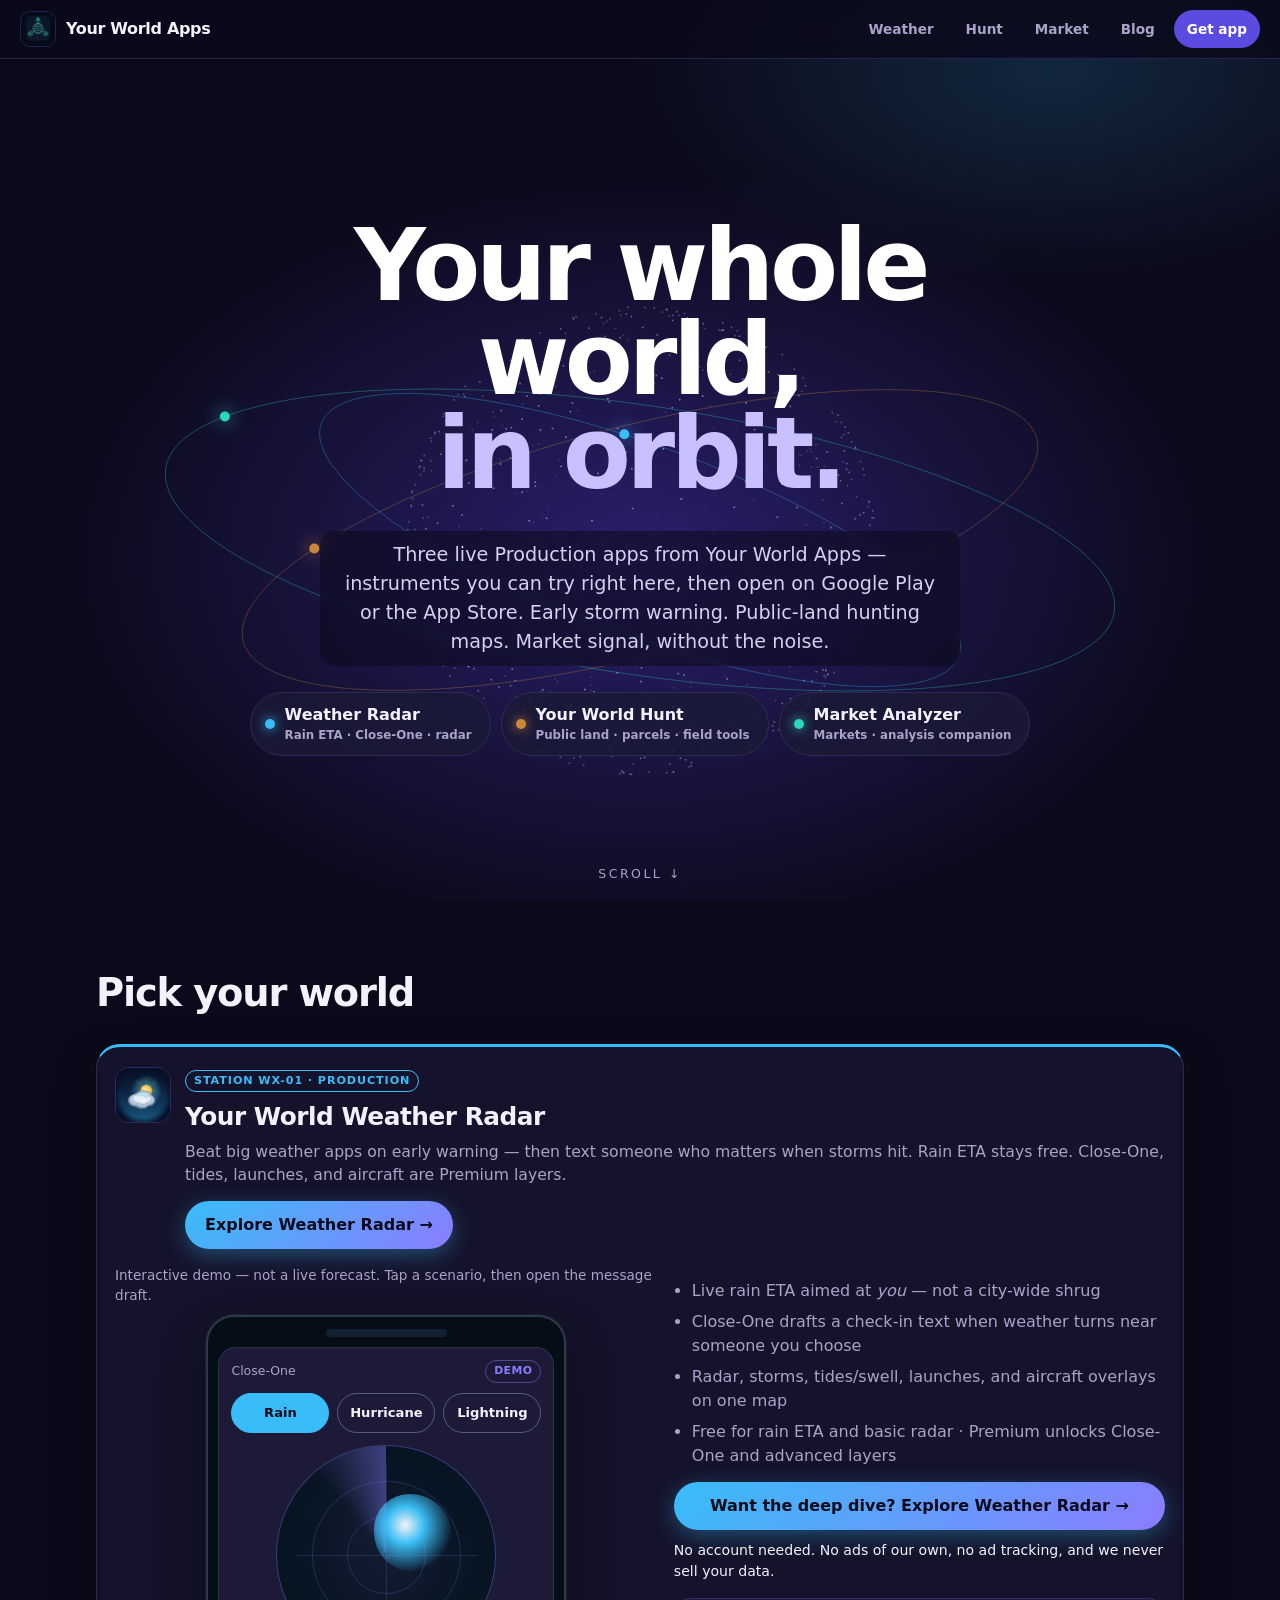
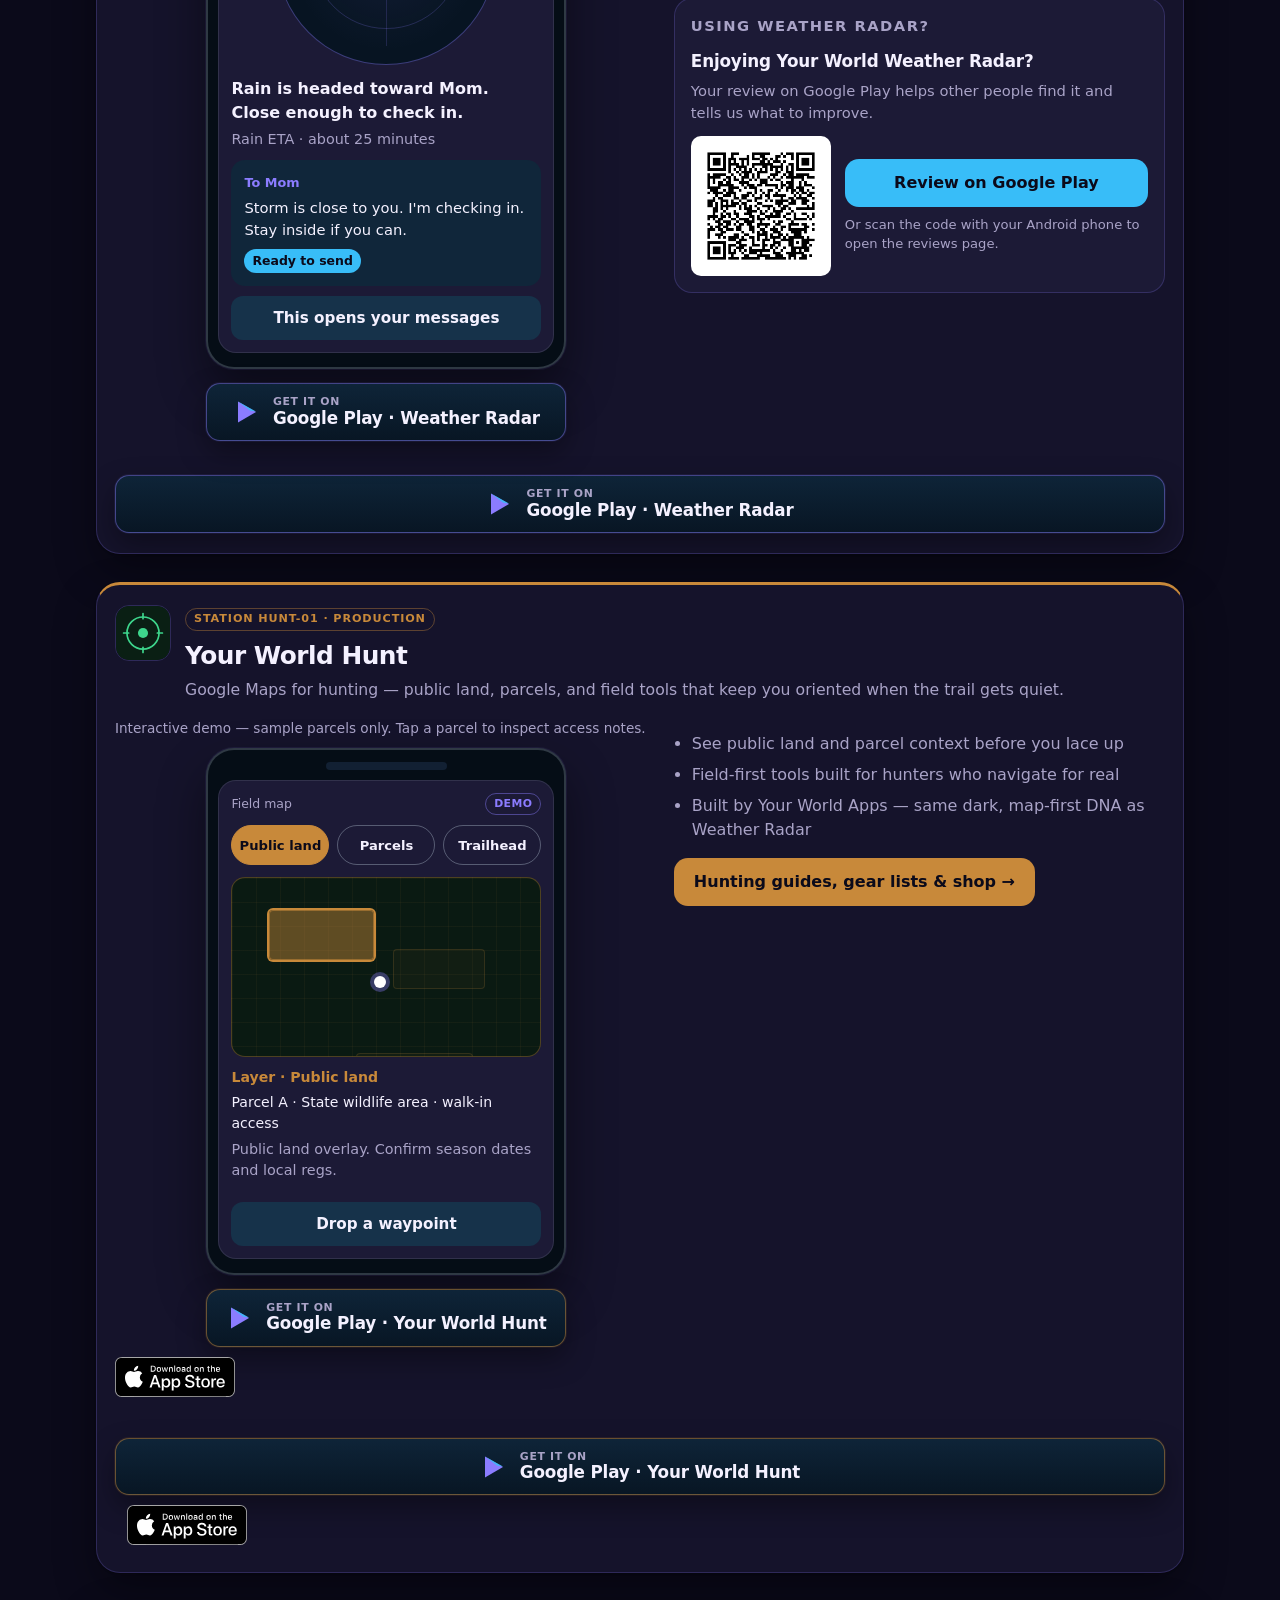
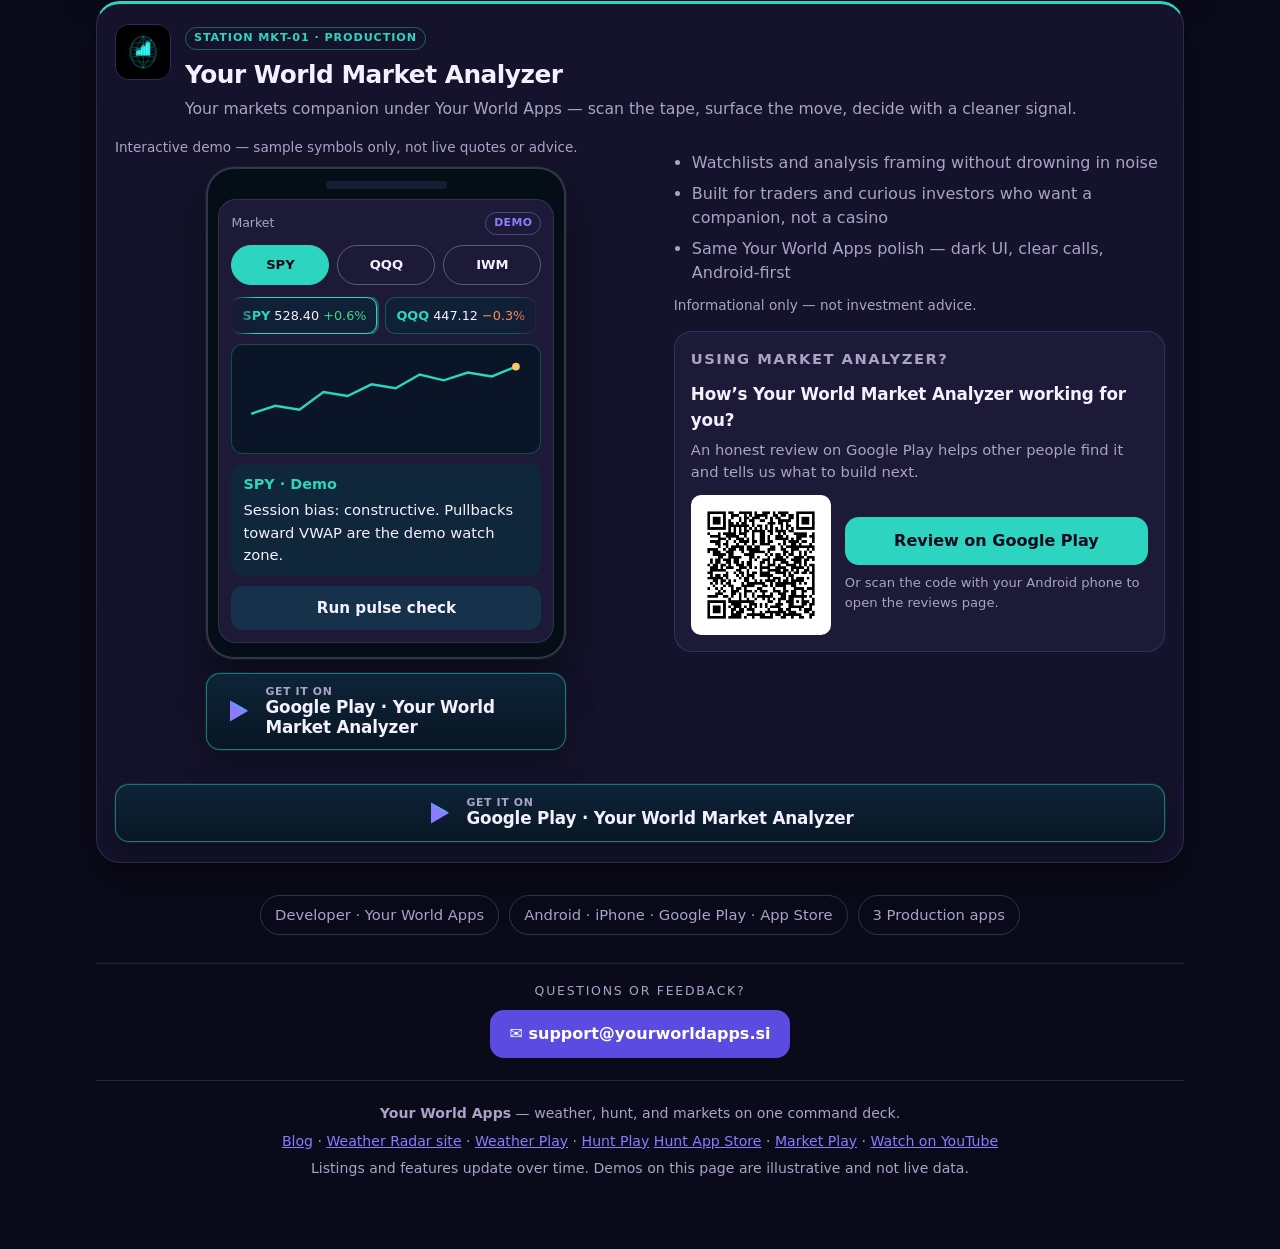
<file: index.html>
<!DOCTYPE html>
<html lang="en">
<head>
<meta charset="utf-8">
<meta name="viewport" content="width=device-width, initial-scale=1">
<title>Your World Apps: Weather Radar, Hunt &amp; Market Analyzer</title>
<link rel="icon" href="assets/yw-apps-icon.png" type="image/png">
<link rel="apple-touch-icon" href="assets/yw-apps-icon.png">
<link rel="canonical" href="https://yourworldapps.si/">
<link rel="alternate" type="application/rss+xml" title="Your World Apps Blog" href="https://yourworldapps.si/blog/feed.xml">
<meta name="description" content="Live radar and early storm alerts, public-land hunting maps and wind, and a cleaner market signal. Try them right here.">
<meta property="og:title" content="Your World Apps: Weather Radar, Hunt &amp; Market Analyzer">
<meta property="og:description" content="Live radar and early storm alerts, public-land hunting maps and wind, and a cleaner market signal. Try them right here.">
<meta property="og:url" content="https://yourworldapps.si/">
<meta property="og:type" content="website">
<meta property="og:image" content="https://yourworldapps.si/assets/og-hub-2026.jpg">
<meta property="og:image:alt" content="Your World Apps: Your World Weather Radar, Your World Hunt and Your World Market Analyzer">
<meta property="og:image:width" content="1200">
<meta property="og:image:height" content="630">
<meta name="twitter:card" content="summary_large_image">
<meta name="twitter:title" content="Your World Apps: Weather Radar, Hunt &amp; Market Analyzer">
<meta name="twitter:description" content="Live radar and early storm alerts, public-land hunting maps and wind, and a cleaner market signal. Try them right here.">
<meta name="twitter:image" content="https://yourworldapps.si/assets/og-hub-2026.jpg">
<script type="application/ld+json">
{
  "@context": "https://schema.org",
  "@graph": [
    {
      "@type": "Organization",
      "name": "Your World Apps",
      "url": "https://yourworldapps.si/",
      "email": "support@yourworldapps.si",
      "logo": "https://yourworldapps.si/assets/yw-apps-icon.png",
      "sameAs": [
        "https://www.youtube.com/channel/UCv_HP3UU30nKawvJ0AgHL3A",
        "https://play.google.com/store/apps/details?id=com.yourworld.weatheranalyzer",
        "https://play.google.com/store/apps/details?id=com.yourworld.hunt",
        "https://play.google.com/store/apps/details?id=com.yourworld.analyzer",
        "https://hunt.yourworldapps.si/",
        "https://weather.yourworldapps.si/",
        "https://apps.apple.com/app/id6822549497"
      ]
    },
    {
      "@type": "ItemList",
      "name": "Your World Apps on Google Play and the App Store",
      "itemListElement": [
        {
          "@type": "ListItem",
          "position": 1,
          "item": {
            "@type": "SoftwareApplication",
            "name": "Your World Weather Radar",
            "operatingSystem": "Android",
            "applicationCategory": "WeatherApplication",
            "url": "https://play.google.com/store/apps/details?id=com.yourworld.weatheranalyzer",
            "offers": {
              "@type": "Offer",
              "price": "0",
              "priceCurrency": "USD"
            }
          }
        },
        {
          "@type": "ListItem",
          "position": 2,
          "item": {
            "@type": "SoftwareApplication",
            "name": "Your World Hunt",
            "operatingSystem": "iOS 17.0+, Android",
            "applicationCategory": "SportsApplication",
            "url": "https://play.google.com/store/apps/details?id=com.yourworld.hunt",
            "offers": {
              "@type": "Offer",
              "price": "0",
              "priceCurrency": "USD"
            },
            "sameAs": [
              "https://apps.apple.com/app/id6822549497"
            ],
            "installUrl": "https://apps.apple.com/app/id6822549497"
          }
        },
        {
          "@type": "ListItem",
          "position": 3,
          "item": {
            "@type": "SoftwareApplication",
            "name": "Your World Market Analyzer",
            "operatingSystem": "Android",
            "applicationCategory": "FinanceApplication",
            "url": "https://play.google.com/store/apps/details?id=com.yourworld.analyzer",
            "offers": {
              "@type": "Offer",
              "price": "0",
              "priceCurrency": "USD"
            }
          }
        }
      ]
    }
  ]
}
</script>
<style>
  :root {
    /* Night Orbit — homepage palette */
    --night: #0B0A1A; --deep: #15132B; --panel-hi: #1C1A36; --edge: #2E2B52;
    --bg: var(--night); --panel: var(--deep); --panel-2: var(--panel-hi);
    --text: #F4F1FF; --muted: #A9A3C7; --violet: #8B7CFF; --violet-d: #5B4BE0; --gold: #FFC56B;
    --accent: var(--violet); --ink: #0B0A1A; --warn: #ff8a5c;
    --wx: #38BDF8; --hunt: #C8893A; --market: #2DD4BF;
    --line: rgba(139,124,255,0.22); --r: 16px; --max: 1120px;
  }
  * { box-sizing: border-box; }
  html { scroll-behavior: smooth; }
  body {
    margin: 0;
    font-family: Inter, system-ui, -apple-system, "Segoe UI", Roboto, Arial, sans-serif;
    background: var(--bg);
    color: var(--text);
    line-height: 1.5;
  }
  a { color: var(--accent); }
  a:focus-visible, button:focus-visible {
    outline: 2px solid var(--accent);
    outline-offset: 3px;
  }

  /* —— Command deck chrome —— */
  .deck-bar {
    position: sticky;
    top: 0;
    z-index: 40;
    display: flex;
    align-items: center;
    gap: 12px;
    flex-wrap: wrap;
    padding: 10px 16px;
    background: rgba(11,10,26,0.78);
    backdrop-filter: blur(12px);
    border-bottom: 1px solid var(--line);
  }
  .brand {
    display: flex;
    align-items: center;
    gap: 10px;
    text-decoration: none;
    color: var(--text);
    font-weight: 800;
    letter-spacing: -0.02em;
  }
  .brand img {
    width: 36px;
    height: 36px;
    border-radius: 10px;
    object-fit: cover;
    border: 1px solid var(--line);
  }
  .deck-nav {
    display: flex;
    flex-wrap: wrap;
    gap: 6px;
    margin-left: auto;
  }
  .deck-nav a {
    text-decoration: none;
    color: var(--muted);
    font-size: 0.85rem;
    font-weight: 650;
    padding: 8px 12px;
    border-radius: 999px;
    border: 1px solid transparent;
  }
  .deck-nav a:hover {
    color: var(--text);
    border-color: rgba(197,215,230,0.25);
  }
  .cta-mini {
    background: var(--accent) !important;
    color: var(--ink) !important;
    border-color: var(--accent) !important;
  }

  main { max-width: 1080px; margin: 0 auto; padding: 28px 16px 64px; }

  /* —— Opening: you are on the deck —— */
  .kicker {
    margin: 0 0 10px;
    color: var(--accent);
    font-size: 0.78rem;
    font-weight: 800;
    letter-spacing: 0.1em;
    text-transform: uppercase;
  }
  .hero-actions {
    position: relative;
    display: flex;
    flex-wrap: wrap;
    gap: 10px;
  }
  .btn {
    display: inline-flex;
    align-items: center;
    justify-content: center;
    gap: 8px;
    min-height: 48px;
    padding: 12px 20px;
    border-radius: 14px;
    font-weight: 800;
    font-size: 1rem;
    text-decoration: none;
    border: 0;
    cursor: pointer;
    font-family: inherit;
  }
  .btn-primary { background: var(--accent); color: var(--ink); }
  .btn-primary:hover { filter: brightness(1.06); }
  .btn-ghost {
    background: transparent;
    color: var(--text);
    border: 1px solid rgba(197,215,230,0.35);
  }
  .btn-ghost:hover { border-color: var(--accent); color: var(--accent); }
  .btn-block { width: 100%; margin-top: 14px; }
  .btn-hunt { background: var(--hunt); color: #0B0A1A; }
  .btn-market { background: var(--market); color: #0B0A1A; }


  /* —— Stations —— */
  .stations { display: flex; flex-direction: column; gap: 28px; }
  .station {
    border: 1px solid var(--line);
    border-radius: 24px;
    background: var(--panel);
    overflow: hidden;
    scroll-margin-top: 96px;
  }
  .station-head {
    display: flex;
    align-items: flex-start;
    gap: 14px;
    padding: 20px 18px 8px;
  }
  .station-head img {
    width: 56px;
    height: 56px;
    border-radius: 14px;
    object-fit: cover;
    border: 1px solid var(--line);
    flex-shrink: 0;
  }
  .station-head h2 {
    margin: 0 0 4px;
    font-size: clamp(1.25rem, 3.5vw, 1.55rem);
    letter-spacing: -0.02em;
  }
  .station-tag {
    display: inline-block;
    font-size: 0.7rem;
    font-weight: 800;
    letter-spacing: 0.08em;
    text-transform: uppercase;
    color: var(--accent);
    border: 1px solid rgba(139,124,255,0.35);
    border-radius: 999px;
    padding: 2px 8px;
    margin-bottom: 6px;
  }
  .station.hunt .station-tag { color: var(--hunt); border-color: rgba(200,137,58,0.4); }
  .station.market .station-tag { color: var(--market); border-color: rgba(45,212,191,0.4); }
  .pitch {
    margin: 0;
    color: var(--muted);
    font-size: 0.98rem;
  }
  .station-body {
    display: grid;
    grid-template-columns: 1fr;
    gap: 16px;
    padding: 8px 18px 20px;
  }
  @media (min-width: 860px) {
    .station-body {
      grid-template-columns: 1.05fr 0.95fr;
      align-items: start;
    }
  }
  .copy-col .bullets {
    margin: 14px 0 0;
    padding-left: 18px;
    color: var(--muted);
  }
  .copy-col .bullets li { margin: 7px 0; }
  .demo-note {
    margin: 0 0 10px;
    font-size: 0.85rem;
    color: var(--muted);
  }

  /* Phone frame */
  .phone-frame {
    border-radius: 28px;
    background: #050d16;
    border: 2px solid rgba(197,215,230,0.22);
    box-shadow:
      0 0 0 1px rgba(139,124,255,0.08),
      0 24px 48px rgba(0,0,0,0.45);
    padding: 10px 10px 14px;
    max-width: 360px;
    margin: 0 auto;
  }
  .notch {
    width: 36%;
    height: 8px;
    margin: 2px auto 10px;
    border-radius: 999px;
    background: #122033;
  }
  .phone-screen {
    border-radius: 18px;
    background: var(--panel-2);
    border: 1px solid rgba(197,215,230,0.12);
    padding: 12px;
    min-height: 320px;
  }
  .phone-top {
    display: flex;
    justify-content: space-between;
    align-items: center;
    gap: 8px;
    margin-bottom: 10px;
    font-size: 0.78rem;
    color: var(--muted);
  }
  .tag {
    border: 1px solid rgba(139,124,255,0.45);
    color: var(--accent);
    border-radius: 999px;
    padding: 2px 8px;
    font-weight: 800;
    letter-spacing: 0.04em;
    text-transform: uppercase;
    font-size: 0.68rem;
  }
  .chips button {
    min-height: 40px;
    border-radius: 999px;
    border: 1px solid rgba(197,215,230,0.35);
    background: transparent;
    color: var(--text);
    font-weight: 700;
    font-size: 0.9rem;
    font-family: inherit;
    cursor: pointer;
  }
  .chips button[aria-pressed="true"] {
    background: var(--accent);
    color: var(--ink);
    border-color: var(--accent);
  }
  .station.hunt .chips button[aria-pressed="true"] {
    background: var(--hunt);
    border-color: var(--hunt);
  }
  .station.market .chips button[aria-pressed="true"] {
    background: var(--market);
    border-color: var(--market);
    color: #0B0A1A;
  }
  .msg-btn {
    width: 100%;
    margin-top: 10px;
    min-height: 44px;
    border: 0;
    border-radius: 12px;
    background: #16324a;
    color: var(--text);
    font-weight: 700;
    font-size: 0.95rem;
    font-family: inherit;
    cursor: pointer;
  }
  .msg-btn:hover { background: #1b3d59; }
  .alert { margin: 0 0 4px; font-weight: 700; color: var(--text); }
  .eta { margin: 0 0 10px; font-size: 0.9rem; color: var(--muted); }
  .draft {
    border-radius: 14px;
    background: #10263a;
    padding: 12px;
    border: 1px solid transparent;
    transition: border-color 0.3s ease, box-shadow 0.3s ease;
  }
  .draft.ready {
    border-color: var(--accent);
    box-shadow: 0 0 0 3px rgba(139,124,255,0.18);
  }
  .to { margin: 0 0 4px; font-size: 0.8rem; color: var(--accent); font-weight: 700; }
  .msg { margin: 0; color: var(--text); font-size: 0.92rem; }
  .ready-label {
    margin: 8px 0 0;
    font-size: 0.78rem;
    font-weight: 800;
    color: var(--ink);
    background: var(--accent);
    display: inline-block;
    border-radius: 999px;
    padding: 3px 8px;
  }
  .explain { margin: 8px 0 0; font-size: 0.85rem; color: var(--muted); }

  /* Weather radar widget */
  .radar-wrap { display: grid; justify-items: center; margin: 4px 0 12px; }
  .radar {
    position: relative;
    width: min(100%, 220px);
    aspect-ratio: 1;
    border-radius: 50%;
    overflow: hidden;
    background:
      radial-gradient(circle at 50% 50%, rgba(139,124,255,0.08), transparent 62%),
      #071422;
    border: 1px solid rgba(139,124,255,0.4);
  }
  .ring {
    position: absolute;
    border: 1px solid rgba(139,124,255,0.22);
    border-radius: 50%;
  }
  .ring.r1 { inset: 16%; }
  .ring.r2 { inset: 32%; }
  .ring.r3 { inset: 48%; }
  .crosshair::before, .crosshair::after {
    content: "";
    position: absolute;
    background: rgba(139,124,255,0.18);
  }
  .crosshair::before { left: 50%; top: 8%; bottom: 8%; width: 1px; }
  .crosshair::after { top: 50%; left: 8%; right: 8%; height: 1px; }
  .sweep {
    position: absolute;
    inset: -2%;
    border-radius: 50%;
    background: conic-gradient(
      from 0deg,
      transparent 0deg,
      transparent 292deg,
      rgba(139,124,255,0.02) 320deg,
      rgba(139,124,255,0.42) 360deg
    );
    animation: spin 4.5s linear infinite;
  }
  .blob {
    position: absolute;
    width: var(--s);
    height: var(--s);
    left: var(--x);
    top: var(--y);
    transform: translate(-50%, -50%);
    border-radius: 46% 54% 48% 52%;
    background: radial-gradient(circle at 40% 40%, #fff 0%, var(--c) 28%, transparent 72%);
    opacity: 0.95;
    transition: left 0.45s ease, top 0.45s ease, width 0.45s ease, height 0.45s ease, background 0.45s ease;
  }
  @keyframes spin { to { transform: rotate(360deg); } }

  /* Hunt map */
  .hunt-map {
    position: relative;
    height: 180px;
    border-radius: 14px;
    overflow: hidden;
    border: 1px solid rgba(200,137,58,0.35);
    background:
      linear-gradient(rgba(200,137,58,0.06) 1px, transparent 1px),
      linear-gradient(90deg, rgba(200,137,58,0.06) 1px, transparent 1px),
      #0a1a12;
    background-size: 24px 24px, 24px 24px, auto;
    margin-bottom: 10px;
  }
  .parcel {
    position: absolute;
    border: 1.5px solid rgba(200,137,58,0.55);
    background: rgba(200,137,58,0.12);
    border-radius: 4px;
    cursor: pointer;
    transition: background 0.2s ease, box-shadow 0.2s ease;
  }
  .parcel[aria-pressed="true"], .parcel:hover {
    background: rgba(200,137,58,0.32);
    box-shadow: 0 0 0 2px var(--hunt);
  }
  .you-pin {
    position: absolute;
    width: 12px;
    height: 12px;
    border-radius: 50%;
    background: #fff;
    box-shadow: 0 0 0 4px rgba(139,124,255,0.35);
    transform: translate(-50%, -50%);
    left: 48%;
    top: 58%;
    z-index: 2;
  }
  .hunt-meta {
    display: grid;
    gap: 4px;
    font-size: 0.88rem;
  }
  .hunt-meta strong { color: var(--hunt); }

  /* Market ticker */
  .ticker {
    display: flex;
    gap: 8px;
    overflow: hidden;
    margin-bottom: 10px;
    mask-image: linear-gradient(90deg, transparent, #000 8%, #000 92%, transparent);
  }
  .ticker-track {
    display: flex;
    gap: 8px;
    animation: ticker 18s linear infinite;
    white-space: nowrap;
  }
  @keyframes ticker {
    from { transform: translateX(0); }
    to { transform: translateX(-50%); }
  }
  .tick {
    flex: 0 0 auto;
    border-radius: 10px;
    border: 1px solid rgba(45,212,191,0.3);
    background: #102036;
    padding: 8px 10px;
    font-size: 0.8rem;
    font-variant-numeric: tabular-nums;
  }
  .tick .sym { font-weight: 800; color: var(--market); }
  .tick.up .chg { color: #3dd68c; }
  .tick.down .chg { color: #ff8a5c; }
  .chart {
    height: 110px;
    border-radius: 12px;
    border: 1px solid rgba(45,212,191,0.28);
    background: #0a1628;
    margin-bottom: 10px;
    position: relative;
    overflow: hidden;
  }
  .chart svg { width: 100%; height: 100%; display: block; }
  .insight {
    border-radius: 12px;
    background: #10263a;
    padding: 10px 12px;
    font-size: 0.9rem;
  }
  .insight strong { color: var(--market); }


  /* Prominent Google Play CTA */
  .play-cta {
    display: flex;
    align-items: center;
    justify-content: center;
    gap: 12px;
    width: 100%;
    max-width: 360px;
    margin: 14px auto 0;
    min-height: 56px;
    padding: 12px 18px;
    border-radius: 14px;
    text-decoration: none;
    font-weight: 800;
    border: 1px solid rgba(139,124,255,0.45);
    background: linear-gradient(180deg, #0e2438, #081624);
    color: var(--text);
    box-shadow: 0 0 0 1px rgba(139,124,255,0.08), 0 12px 28px rgba(0,0,0,0.35);
    transition: filter 0.15s ease, border-color 0.15s ease, transform 0.15s ease;
  }
  .as-cta{display:inline-flex;margin:10px 0 0;line-height:0}.as-cta img{height:40px;width:auto;display:block}.station-foot .as-cta{margin-left:12px}
.play-cta:hover {
    filter: brightness(1.08);
    border-color: var(--accent);
    transform: translateY(-1px);
  }
  .play-cta .play-icon {
    flex: 0 0 auto;
    width: 28px;
    height: 28px;
  }
  .play-cta .play-copy {
    text-align: left;
    line-height: 1.15;
  }
  .play-cta .play-copy small {
    display: block;
    font-size: 0.68rem;
    font-weight: 700;
    letter-spacing: 0.06em;
    text-transform: uppercase;
    color: var(--muted);
  }
  .play-cta .play-copy strong {
    display: block;
    font-size: 1.05rem;
    letter-spacing: -0.01em;
  }
  .station.hunt .play-cta {
    border-color: rgba(200,137,58,0.5);
    box-shadow: 0 0 0 1px rgba(200,137,58,0.1), 0 12px 28px rgba(0,0,0,0.35);
  }
  .station.hunt .play-cta:hover { border-color: var(--hunt); }
  .station.market .play-cta {
    border-color: rgba(45,212,191,0.5);
    box-shadow: 0 0 0 1px rgba(45,212,191,0.1), 0 12px 28px rgba(0,0,0,0.35);
  }
  .station.market .play-cta:hover { border-color: var(--market); }
  .station-foot {
    padding: 0 18px 20px;
  }
  .station-foot .play-cta { max-width: none; }

  /* Weather Radar review ask */
  .review-ask {
    margin-top: 16px;
    padding: 16px;
    border: 1px solid var(--line);
    border-radius: 18px;
    background: var(--panel-2);
    scroll-margin-top: 96px;
  }
  .review-ask h3 {
    margin: 0 0 6px;
    font-size: 1.05rem;
    letter-spacing: -0.01em;
  }
  .review-ask p { margin: 0 0 12px; color: var(--muted); font-size: 0.92rem; }
  .review-ask .review-row {
    display: flex;
    flex-wrap: wrap;
    align-items: center;
    gap: 14px;
  }
  .review-ask img.qr {
    display: block;
    width: 140px;
    height: 140px;
    border-radius: 10px;
    background: #fff;
    padding: 6px;
    flex-shrink: 0;
  }
  .review-ask .review-side { flex: 1 1 160px; min-width: 0; }
  .review-ask .review-side .btn { width: 100%; }
  .review-ask .qr-hint { margin: 8px 0 0; font-size: 0.82rem; }

  /* Trust + footer */
  .trust {
    margin-top: 32px;
    display: flex;
    flex-wrap: wrap;
    gap: 10px;
    align-items: center;
    justify-content: center;
    text-align: center;
    color: var(--muted);
    font-size: 0.92rem;
  }
  .trust span {
    border: 1px solid rgba(197,215,230,0.2);
    border-radius: 999px;
    padding: 8px 14px;
  }
  footer {
    margin-top: 28px;
    padding-top: 18px;
    border-top: 1px solid rgba(197,215,230,0.12);
    color: var(--muted);
    font-size: 0.88rem;
    text-align: center;
  }
  footer p { margin: 6px 0; }
  .support { display:flex; flex-direction:column; align-items:center; gap:10px; margin:0 0 22px; padding:0 0 22px; border-bottom:1px solid var(--line, #2E2B52); }
  .support-label { margin:0; font-size:.78rem; letter-spacing:.14em; text-transform:uppercase; color:var(--mute, #A9A3C7); }
  .support .btn { gap:8px; }
  .sr-only {
    position: absolute; width: 1px; height: 1px; padding: 0; margin: -1px;
    overflow: hidden; clip: rect(0,0,0,0); white-space: nowrap; border: 0;
  }
  html { scroll-padding-top: 88px; }

  /* Keep demo controls above chrome / clickable */
  .chips button, .parcel, .msg-btn, .phone-screen {
    position: relative;
    z-index: 1;
    pointer-events: auto;
    -webkit-tap-highlight-color: rgba(139,124,255, 0.25);
    touch-action: manipulation;
  }
  .chips {
    display: grid;
    grid-template-columns: repeat(3, minmax(0, 1fr));
    gap: 8px;
    margin-bottom: 12px;
  }
  .chips button { min-width: 0; padding: 8px 6px; font-size: 0.82rem; }

  /* Hunt layer modes — dramatic visual change */
  .hunt-map[data-layer="public"] .parcel { opacity: 0.35; }
  .hunt-map[data-layer="public"] .parcel[aria-pressed="true"] {
    opacity: 1;
    background: rgba(200,137,58,0.45);
  }
  .hunt-map[data-layer="parcels"] .parcel {
    opacity: 1;
    border-style: dashed;
  }
  .hunt-map[data-layer="trail"] .parcel { opacity: 0.25; }
  .hunt-map[data-layer="trail"] .parcel[aria-pressed="true"] {
    opacity: 1;
    background: rgba(246, 226, 122, 0.35);
    border-color: #f6e27a;
    box-shadow: 0 0 0 2px #f6e27a;
  }
  .hunt-map .trail-dot {
    position: absolute;
    width: 10px;
    height: 10px;
    border-radius: 50%;
    background: #f6e27a;
    box-shadow: 0 0 0 4px rgba(246,226,122,0.35);
    left: 62%;
    top: 22%;
    transform: translate(-50%, -50%);
    opacity: 0;
    transition: opacity 0.2s ease;
    z-index: 3;
    pointer-events: none;
  }
  .hunt-map[data-layer="trail"] .trail-dot { opacity: 1; }
  .parcel.is-flash {
    animation: parcelFlash 0.45s ease;
  }
  @keyframes parcelFlash {
    0% { transform: scale(1); }
    40% { transform: scale(1.04); filter: brightness(1.35); }
    100% { transform: scale(1); }
  }
  .you-pin { pointer-events: none; z-index: 2; }

  /* Market chart + ticker feedback */
  .tick.is-active {
    border-color: var(--market) !important;
    box-shadow: 0 0 0 2px rgba(45,212,191,0.35);
  }
  .chart svg #mktLine {
    transition: opacity 0.15s ease;
  }
  .chart.is-updating #mktLine { opacity: 0.25; }
  .insight.is-pulse {
    border: 1px solid var(--market);
    box-shadow: 0 0 0 3px rgba(45,212,191,0.18);
  }

  @media (prefers-reduced-motion: reduce) {
    html { scroll-behavior: auto; }
    .sweep, .ticker-track { animation: none; }
    .blob, .draft, .parcel { transition: none; }
    .parcel.is-flash { animation: none; }
  }

  /* —— Orbit homepage —— */
  .wrap { max-width: var(--max); margin: 0 auto; padding: 0 20px; }
  .deck-bar { position: fixed; left: 0; right: 0; padding: 10px 20px; }
  .deck-nav a.cta-mini { background: var(--violet-d) !important; color: #fff !important; border-color: var(--violet-d) !important; }
  .hero { position: relative; min-height: 100svh; display: grid; align-items: center; overflow: hidden; text-align: center;
    background: radial-gradient(900px 600px at 50% 62%, #2A1F6B 0, transparent 65%), radial-gradient(600px 300px at 82% 8%, rgba(56,189,248,0.16), transparent 70%), var(--night); }
  .hero canvas { position: absolute; inset: 0; width: 100%; height: 100%; display: block; }
  .hero-copy { position: relative; z-index: 2; margin: 0 auto; padding: 96px 20px 56px; max-width: 920px; }
  .hero .kicker { display: inline-block; color: var(--gold); border: 1px solid rgba(255,197,107,0.4); border-radius: 999px; padding: 5px 12px; letter-spacing: 0.22em; }
  .hero h1 { font-size: clamp(2.6rem, 9vw, 6.2rem); line-height: 0.95; letter-spacing: -0.045em; font-weight: 900; margin: 0.35em 0 0.3em; color: #fff; }
  .hero h1 span { color: #C9C1FF; }
  .hero .lead { margin: 0 auto 26px; max-width: 40rem; color: #D6D1EE; font-size: clamp(1rem, 2.4vw, 1.2rem);
    background: rgba(11,10,26,0.55); border-radius: 14px; padding: 10px 14px; backdrop-filter: blur(4px); }
  .orbit-pills { display: flex; flex-wrap: wrap; gap: 10px; justify-content: center; }
  .pill { display: flex; flex-direction: column; align-items: flex-start; padding: 10px 18px 10px 34px; position: relative; border-radius: 999px; text-decoration: none;
    background: rgba(28,26,54,0.82); border: 1px solid var(--edge); color: var(--text); font-weight: 800; transition: border-color .2s, transform .2s; }
  .pill::before { content: ""; position: absolute; left: 14px; top: 50%; width: 10px; height: 10px; margin-top: -5px; border-radius: 50%; background: var(--c); box-shadow: 0 0 12px var(--c); }
  .pill small { font-weight: 600; font-size: 0.74rem; color: var(--muted); }
  .pill:hover, .pill:focus-visible { border-color: var(--c); transform: translateY(-2px); }
  .pill.wx { --c: var(--wx); } .pill.hunt { --c: var(--hunt); } .pill.market { --c: var(--market); }
  .scroll-cue { position: absolute; bottom: 16px; left: 50%; transform: translateX(-50%); z-index: 2; color: var(--muted); font-size: 0.78rem; letter-spacing: 0.2em; text-transform: uppercase; text-decoration: none; }
  .js .reveal { opacity: 0; transform: translateY(14px); animation: rise 0.9s cubic-bezier(.2,.7,.2,1) forwards; }
  .d1 { animation-delay: .15s; } .d2 { animation-delay: .35s; } .d3 { animation-delay: .55s; } .d4 { animation-delay: .75s; }
  @keyframes rise { to { opacity: 1; transform: none; } }
  main { max-width: var(--max); padding-top: 64px; }
  .chapters-title { font-size: clamp(1.6rem, 4vw, 2.4rem); letter-spacing: -0.03em; margin: 0 0 22px; }
  .station { border-top: 3px solid var(--sa); box-shadow: 0 1px 2px rgba(0,0,0,.3), 0 18px 40px rgba(0,0,0,.35); }
  .station.weather { --sa: var(--wx); } .station.hunt { --sa: var(--hunt); } .station.market { --sa: var(--market); }
  .station .station-tag { color: var(--sa); border-color: currentColor; }
  .station.weather .chips button[aria-pressed="true"], .station.weather .ready-label { background: var(--wx); border-color: var(--wx); color: var(--ink); }
  .btn-primary { background: var(--violet-d); color: #fff; }
  .station.weather .btn-primary { background: var(--wx); color: var(--ink); }
  .btn-hunt, .btn-market { color: var(--ink); }
  .wx-trust { margin: 10px 0 0; font-size: 0.88rem; color: var(--text); }
  .wx-site-cta { display:inline-flex; align-items:center; gap:10px; margin-top:14px; padding:12px 20px; border-radius:999px; font-weight:700; font-size:1rem; text-decoration:none; color:var(--ink); background:linear-gradient(135deg,var(--wx),var(--violet)); box-shadow:0 6px 22px rgba(56,189,248,.35); transition:transform .15s ease, box-shadow .15s ease; }
  .wx-site-cta:hover, .wx-site-cta:focus-visible { transform:translateY(-2px); box-shadow:0 10px 28px rgba(139,124,255,.5); }
  .wx-site-cta small { font-weight:500; opacity:.8; font-size:.8rem; }
  .wx-site-cta.block { display:flex; justify-content:center; width:100%; box-sizing:border-box; }
  @media (max-width:640px){ .wx-site-cta { display:flex; justify-content:center; width:100%; box-sizing:border-box; } }
  .mt-sm { margin-top: 10px; } .mt-xs { margin-top: 4px; }
  #p1 { left: 12%; top: 18%; width: 34%; height: 28%; }
  #p2 { left: 52%; top: 12%; width: 30%; height: 22%; }
  #p3 { left: 40%; top: 48%; width: 38%; height: 32%; }
  .js .js-reveal { opacity: 0; transform: translateY(24px); transition: opacity .7s ease, transform .7s ease; }
  .js .js-reveal.in { opacity: 1; transform: none; }
  @media (max-width: 640px) {
    .deck-nav a:not(.cta-mini):not(.blog-link) { display: none; }
    .hero-copy { padding-top: 84px; }
  }
  @media (prefers-reduced-motion: reduce) {
    .reveal, .js-reveal { animation: none; opacity: 1; transform: none; transition: none; }
    .sweep, .ticker-track { animation: none; }
    html { scroll-behavior: auto; }
  }
</style>
  <script type="text/javascript" src="https://classic.avantlink.com/affiliate_app_confirm.php?mode=js&authResponse=53598594d4583b51487a907666c5648e56927849"></script>
<script defer data-domain="yourworldapps.si" src="https://plausible.io/js/script.outbound-links.js"></script>
</head>
<body>
<script>document.documentElement.classList.add("js")</script>
<header class="deck-bar">
  <a class="brand" href="#top">
    <img src="assets/yw-apps-icon-72.png" width="36" height="36" alt="">
    Your World Apps
  </a>
  <nav class="deck-nav" aria-label="Stations">
    <a href="#weather">Weather</a>
    <a href="#hunt">Hunt</a>
    <a href="#market">Market</a>
    <a class="blog-link" href="/blog/">Blog</a>
    <a class="cta-mini" href="https://play.google.com/store/apps/details?id=com.yourworld.weatheranalyzer&amp;referrer=utm_source%3Dappshub%26utm_medium%3Dweatheranalyzer%26utm_campaign%3Dnav" aria-label="Get Your World Weather Radar on Google Play">Get app</a>
  </nav>
</header>

<section class="hero" id="top" aria-labelledby="hero-title">
  <canvas id="orbit" aria-hidden="true"></canvas>
  <div class="hero-copy">
    <h1 id="hero-title" class="reveal d2">Your whole world,<br><span>in orbit.</span></h1>
    <p class="lead reveal d3">Three live Production apps from Your World Apps — instruments you can try right here, then open on Google Play or the App Store. Early storm warning. Public-land hunting maps. Market signal, without the noise.</p>
    <div class="orbit-pills reveal d4" aria-label="Apps">
      <a class="pill wx" href="#weather">Weather Radar<small>Rain ETA · Close-One · radar</small></a>
      <a class="pill hunt" href="#hunt">Your World Hunt<small>Public land · parcels · field tools</small></a>
      <a class="pill market" href="#market">Market Analyzer<small>Markets · analysis companion</small></a>
    </div>
  </div>
  <a class="scroll-cue" href="#weather">Scroll ↓</a>
</section>

<main id="apps">
  <h2 class="chapters-title">Pick your world</h2>
  <div class="stations">
    <!-- WEATHER -->
    <article class="station weather js-reveal" id="weather" aria-labelledby="wx-title">
      <div class="station-head">
        <img src="assets/weather-icon-112.png" width="56" height="56" alt="">
        <div>
          <span class="station-tag">Station WX-01 · Production</span>
          <h2 id="wx-title">Your World Weather Radar</h2>
          <p class="pitch">Beat big weather apps on early warning — then text someone who matters when storms hit. Rain ETA stays free. Close-One, tides, launches, and aircraft are Premium layers.</p>
          <a class="wx-site-cta" href="https://weather.yourworldapps.si/?utm_source=appshub&amp;utm_medium=cta&amp;utm_campaign=wx_top">Explore Weather Radar →</a>
        </div>
      </div>
      <div class="station-body">
        <div class="demo-col">
          <p class="demo-note">Interactive demo — not a live forecast. Tap a scenario, then open the message draft.</p>
          <div class="phone-frame">
            <div class="notch" aria-hidden="true"></div>
            <div class="phone-screen">
              <div class="phone-top"><span>Close-One</span><span class="tag">Demo</span></div>
              <div class="chips" role="group" aria-label="Weather scenarios">
                <button type="button" id="chip-rain" aria-pressed="true">Rain</button>
                <button type="button" id="chip-hurricane" aria-pressed="false">Hurricane</button>
                <button type="button" id="chip-lightning" aria-pressed="false">Lightning</button>
              </div>
              <div class="radar-wrap">
                <div class="radar" aria-hidden="true">
                  <div class="sweep"></div>
                  <div class="ring r1"></div>
                  <div class="ring r2"></div>
                  <div class="ring r3"></div>
                  <div class="crosshair"></div>
                  <div class="blob" id="blob"></div>
                </div>
              </div>
              <p class="alert" id="alert"></p>
              <p class="eta" id="eta"></p>
              <div class="draft" id="draft">
                <p class="to" id="who"></p>
                <p class="msg" id="msg"></p>
                <p class="ready-label" id="readyLabel" hidden>Ready to send</p>
              </div>
              <button type="button" class="msg-btn" id="openMsg">This opens your messages</button>
              <p class="explain" id="explain" hidden>In the app, this opens your messaging app — you tap Send.</p>
            </div>
          </div>
          <a class="play-cta" href="https://play.google.com/store/apps/details?id=com.yourworld.weatheranalyzer&amp;referrer=utm_source%3Dappshub%26utm_medium%3Dweatheranalyzer%26utm_campaign%3Dcta" target="_blank" rel="noopener">
  <svg class="play-icon" viewBox="0 0 28 28" aria-hidden="true"><path fill="#8B7CFF" d="M5 3.5v21l18-10.5L5 3.5z"/><path fill="#38BDF8" d="M5 3.5l12.2 9.2L23 13.5 5 3.5z" opacity=".85"/></svg>
  <span class="play-copy"><small>Get it on</small><strong>Google Play · Weather Radar</strong></span>
</a>
        </div>
        <div class="copy-col">
          <ul class="bullets">
            <li>Live rain ETA aimed at <em>you</em> — not a city-wide shrug</li>
            <li>Close-One drafts a check-in text when weather turns near someone you choose</li>
            <li>Radar, storms, tides/swell, launches, and aircraft overlays on one map</li>
            <li>Free for rain ETA and basic radar · Premium unlocks Close-One and advanced layers</li>
          </ul>
          <a class="wx-site-cta block" href="https://weather.yourworldapps.si/?utm_source=appshub&amp;utm_medium=cta&amp;utm_campaign=wx_deepdive">Want the deep dive? Explore Weather Radar →</a>
          <p class="wx-trust">No account needed. No ads of our own, no ad tracking, and we never sell your data.</p>
          <section class="review-ask" id="weather-review" aria-labelledby="wx-review-title">
            <p class="kicker">Using Weather Radar?</p>
            <h3 id="wx-review-title">Enjoying Your World Weather Radar?</h3>
            <p>Your review on Google Play helps other people find it and tells us what to improve.</p>
            <div class="review-row">
              <img class="qr" src="assets/qr/weather-radar-play-review.png" width="140" height="140" alt="QR code that opens the Your World Weather Radar reviews page on Google Play">
              <div class="review-side">
                <a class="btn btn-primary" href="https://play.google.com/store/apps/details?id=com.yourworld.weatheranalyzer&amp;showAllReviews=true&amp;referrer=utm_source%3Dappshub%26utm_medium%3Dweatheranalyzer%26utm_campaign%3Dreview" target="_blank" rel="noopener">Review on Google Play</a>
                <p class="qr-hint">Or scan the code with your Android phone to open the reviews page.</p>
              </div>
            </div>
          </section>
        </div>
      </div>
      <div class="station-foot">
        <a class="play-cta" href="https://play.google.com/store/apps/details?id=com.yourworld.weatheranalyzer&amp;referrer=utm_source%3Dappshub%26utm_medium%3Dweatheranalyzer%26utm_campaign%3Dcta" target="_blank" rel="noopener">
  <svg class="play-icon" viewBox="0 0 28 28" aria-hidden="true"><path fill="#8B7CFF" d="M5 3.5v21l18-10.5L5 3.5z"/><path fill="#38BDF8" d="M5 3.5l12.2 9.2L23 13.5 5 3.5z" opacity=".85"/></svg>
  <span class="play-copy"><small>Get it on</small><strong>Google Play · Weather Radar</strong></span>
</a>
      </div>
    </article>

    <!-- HUNT -->
    <article class="station hunt js-reveal" id="hunt" aria-labelledby="hunt-title">
      <div class="station-head">
        <img src="assets/hunt-icon.svg" width="56" height="56" alt="">
        <div>
          <span class="station-tag">Station HUNT-01 · Production</span>
          <h2 id="hunt-title">Your World Hunt</h2>
          <p class="pitch">Google Maps for hunting — public land, parcels, and field tools that keep you oriented when the trail gets quiet.</p>
        </div>
      </div>
      <div class="station-body">
        <div class="demo-col">
          <p class="demo-note">Interactive demo — sample parcels only. Tap a parcel to inspect access notes.</p>
          <div class="phone-frame">
            <div class="notch" aria-hidden="true"></div>
            <div class="phone-screen">
              <div class="phone-top"><span>Field map</span><span class="tag">Demo</span></div>
              <div class="chips" role="group" aria-label="Map layers">
                <button type="button" id="hunt-public" aria-pressed="true">Public land</button>
                <button type="button" id="hunt-parcels" aria-pressed="false">Parcels</button>
                <button type="button" id="hunt-trail" aria-pressed="false">Trailhead</button>
              </div>
              <div class="hunt-map" id="huntMap" data-layer="public" aria-label="Demo hunt map">
                <div class="parcel" id="p1" aria-pressed="true" role="button" tabindex="0"></div>
                <div class="parcel" id="p2" aria-pressed="false" role="button" tabindex="0"></div>
                <div class="parcel" id="p3" aria-pressed="false" role="button" tabindex="0"></div>
                <div class="you-pin" title="You"></div>
              </div>
              <div class="hunt-meta" aria-live="polite">
                <div><strong id="huntLayer">Layer · Public land</strong></div>
                <div id="huntParcel">Parcel A · State wildlife area · walk-in access</div>
                <div id="huntNote" class="eta">Stay on marked public land. Verify local rules before you go.</div>
              </div>
              <button type="button" class="msg-btn" id="huntPin">Drop a waypoint</button>
              <p class="explain" id="huntExplain" hidden>In the app, waypoints sync to your field kit so you can find the spot again.</p>
            </div>
          </div>
          <a class="play-cta" href="https://play.google.com/store/apps/details?id=com.yourworld.hunt&amp;referrer=utm_source%3Dappshub%26utm_medium%3Dhunt%26utm_campaign%3Dcta" target="_blank" rel="noopener">
  <svg class="play-icon" viewBox="0 0 28 28" aria-hidden="true"><path fill="#8B7CFF" d="M5 3.5v21l18-10.5L5 3.5z"/><path fill="#38BDF8" d="M5 3.5l12.2 9.2L23 13.5 5 3.5z" opacity=".85"/></svg>
  <span class="play-copy"><small>Get it on</small><strong>Google Play · Your World Hunt</strong></span>
</a>
<a class="as-cta" href="https://apps.apple.com/app/id6822549497" target="_blank" rel="noopener"><img src="assets/badges/download-on-the-app-store.svg" width="120" height="40" alt="Download on the App Store"></a>
        </div>
        <div class="copy-col">
          <ul class="bullets">
            <li>See public land and parcel context before you lace up</li>
            <li>Field-first tools built for hunters who navigate for real</li>
            <li>Built by Your World Apps — same dark, map-first DNA as Weather Radar</li>
          </ul>
          <p class="hunt-site"><a class="btn btn-hunt" href="https://hunt.yourworldapps.si/">Hunting guides, gear lists &amp; shop →</a></p>
        </div>
      </div>
      <div class="station-foot">
        <a class="play-cta" href="https://play.google.com/store/apps/details?id=com.yourworld.hunt&amp;referrer=utm_source%3Dappshub%26utm_medium%3Dhunt%26utm_campaign%3Dcta" target="_blank" rel="noopener">
  <svg class="play-icon" viewBox="0 0 28 28" aria-hidden="true"><path fill="#8B7CFF" d="M5 3.5v21l18-10.5L5 3.5z"/><path fill="#38BDF8" d="M5 3.5l12.2 9.2L23 13.5 5 3.5z" opacity=".85"/></svg>
  <span class="play-copy"><small>Get it on</small><strong>Google Play · Your World Hunt</strong></span>
</a>
<a class="as-cta" href="https://apps.apple.com/app/id6822549497" target="_blank" rel="noopener"><img src="assets/badges/download-on-the-app-store.svg" width="120" height="40" alt="Download on the App Store"></a>
      </div>
    </article>

    <!-- MARKET -->
    <article class="station market js-reveal" id="market" aria-labelledby="mkt-title">
      <div class="station-head">
        <img src="assets/market-icon-112.png" width="56" height="56" alt="">
        <div>
          <span class="station-tag">Station MKT-01 · Production</span>
          <h2 id="mkt-title">Your World Market Analyzer</h2>
          <p class="pitch">Your markets companion under Your World Apps — scan the tape, surface the move, decide with a cleaner signal.</p>
        </div>
      </div>
      <div class="station-body">
        <div class="demo-col">
          <p class="demo-note">Interactive demo — sample symbols only, not live quotes or advice.</p>
          <div class="phone-frame">
            <div class="notch" aria-hidden="true"></div>
            <div class="phone-screen">
              <div class="phone-top"><span>Market</span><span class="tag">Demo</span></div>
              <div class="chips" role="group" aria-label="Watchlist">
                <button type="button" id="sym-spy" aria-pressed="true">SPY</button>
                <button type="button" id="sym-qqq" aria-pressed="false">QQQ</button>
                <button type="button" id="sym-iwm" aria-pressed="false">IWM</button>
              </div>
              <div class="ticker" aria-hidden="true">
                <div class="ticker-track" id="tickerTrack">
                  <div class="tick up is-active" data-sym="spy"><span class="sym">SPY</span> 528.40 <span class="chg">+0.6%</span></div>
                  <div class="tick down" data-sym="qqq"><span class="sym">QQQ</span> 447.12 <span class="chg">−0.3%</span></div>
                  <div class="tick up" data-sym="iwm"><span class="sym">IWM</span> 201.88 <span class="chg">+0.9%</span></div>
                  <div class="tick up is-active" data-sym="spy"><span class="sym">SPY</span> 528.40 <span class="chg">+0.6%</span></div>
                  <div class="tick down" data-sym="qqq"><span class="sym">QQQ</span> 447.12 <span class="chg">−0.3%</span></div>
                  <div class="tick up" data-sym="iwm"><span class="sym">IWM</span> 201.88 <span class="chg">+0.9%</span></div>
                </div>
              </div>
              <div class="chart" aria-hidden="true">
                <svg viewBox="0 0 320 110" preserveAspectRatio="none" id="mktChart">
                  <polyline id="mktLine" fill="none" stroke="#2DD4BF" stroke-width="2.5" points=""></polyline>
                  <circle id="mktDot" r="4" fill="#FFC56B"></circle>
                </svg>
              </div>
              <div class="insight" aria-live="polite">
                <strong id="mktSym">SPY · Demo</strong>
                <p class="msg mt-xs" id="mktInsight">Session bias: constructive. Pullbacks toward VWAP are the demo “watch” zone.</p>
              </div>
              <button type="button" class="msg-btn" id="mktPulse">Run pulse check</button>
              <p class="explain" id="mktExplain" hidden>In the app, pulse checks summarize momentum and risk in plain language — always demo-safe here.</p>
            </div>
          </div>
          <a class="play-cta" href="https://play.google.com/store/apps/details?id=com.yourworld.analyzer&amp;referrer=utm_source%3Dappshub%26utm_medium%3Danalyzer%26utm_campaign%3Dcta" target="_blank" rel="noopener">
  <svg class="play-icon" viewBox="0 0 28 28" aria-hidden="true"><path fill="#8B7CFF" d="M5 3.5v21l18-10.5L5 3.5z"/><path fill="#38BDF8" d="M5 3.5l12.2 9.2L23 13.5 5 3.5z" opacity=".85"/></svg>
  <span class="play-copy"><small>Get it on</small><strong>Google Play · Your World Market Analyzer</strong></span>
</a>
        </div>
        <div class="copy-col">
          <ul class="bullets">
            <li>Watchlists and analysis framing without drowning in noise</li>
            <li>Built for traders and curious investors who want a companion, not a casino</li>
            <li>Same Your World Apps polish — dark UI, clear calls, Android-first</li>
          </ul>
          <p class="demo-note mt-sm">Informational only — not investment advice.</p>
          <section class="review-ask" id="market-review" aria-labelledby="mkt-review-title">
            <p class="kicker">Using Market Analyzer?</p>
            <h3 id="mkt-review-title">How’s Your World Market Analyzer working for you?</h3>
            <p>An honest review on Google Play helps other people find it and tells us what to build next.</p>
            <div class="review-row">
              <img class="qr" src="assets/qr/market-analyzer-play-review.png" width="140" height="140" alt="QR code that opens the Your World Market Analyzer reviews page on Google Play">
              <div class="review-side">
                <a class="btn btn-market" href="https://play.google.com/store/apps/details?id=com.yourworld.analyzer&amp;showAllReviews=true&amp;referrer=utm_source%3Dappshub%26utm_medium%3Danalyzer%26utm_campaign%3Dreview" target="_blank" rel="noopener">Review on Google Play</a>
                <p class="qr-hint">Or scan the code with your Android phone to open the reviews page.</p>
              </div>
            </div>
          </section>
        </div>
      </div>
      <div class="station-foot">
        <a class="play-cta" href="https://play.google.com/store/apps/details?id=com.yourworld.analyzer&amp;referrer=utm_source%3Dappshub%26utm_medium%3Danalyzer%26utm_campaign%3Dcta" target="_blank" rel="noopener">
  <svg class="play-icon" viewBox="0 0 28 28" aria-hidden="true"><path fill="#8B7CFF" d="M5 3.5v21l18-10.5L5 3.5z"/><path fill="#38BDF8" d="M5 3.5l12.2 9.2L23 13.5 5 3.5z" opacity=".85"/></svg>
  <span class="play-copy"><small>Get it on</small><strong>Google Play · Your World Market Analyzer</strong></span>
</a>
      </div>
    </article>
  </div>

  <div class="trust">
    <span>Developer · Your World Apps</span>
    <span>Android · iPhone · Google Play · App Store</span>
    <span>3 Production apps</span>
  </div>

  <footer>
    <div class="support">
      <p class="support-label">Questions or feedback?</p>
      <a class="btn btn-primary" href="mailto:support@yourworldapps.si">✉ support@yourworldapps.si</a>
    </div>
    <p><strong>Your World Apps</strong> — weather, hunt, and markets on one command deck.</p>
    <p>
      <a href="/blog/">Blog</a>
      ·
      <a href="https://weather.yourworldapps.si/">Weather Radar site</a>
      ·
      <a href="https://play.google.com/store/apps/details?id=com.yourworld.weatheranalyzer&amp;referrer=utm_source%3Dappshub%26utm_medium%3Dweatheranalyzer%26utm_campaign%3Dfooter">Weather Play</a>
      ·
      <a href="https://play.google.com/store/apps/details?id=com.yourworld.hunt&amp;referrer=utm_source%3Dappshub%26utm_medium%3Dhunt%26utm_campaign%3Dfooter">Hunt Play</a>
        <a href="https://apps.apple.com/app/id6822549497">Hunt App Store</a>
      ·
      <a href="https://play.google.com/store/apps/details?id=com.yourworld.analyzer&amp;referrer=utm_source%3Dappshub%26utm_medium%3Danalyzer%26utm_campaign%3Dfooter">Market Play</a>
      ·
      <a href="https://www.youtube.com/channel/UCv_HP3UU30nKawvJ0AgHL3A" target="_blank" rel="noopener">Watch on YouTube</a>
    </p>
    <p>Listings and features update over time. Demos on this page are illustrative and not live data.</p>
  </footer>
</main>

<script>
(function () {
  function onActivate(el, fn) {
    if (!el) return;
    el.addEventListener("click", fn);
    el.addEventListener("keydown", function (e) {
      if (e.key === "Enter" || e.key === " ") { e.preventDefault(); fn(e); }
    });
  }

  /* —— Weather —— */
  (function () {
    var scenarios = {
      rain: {
        alert: "Rain is headed toward Mom. Close enough to check in.",
        eta: "Rain ETA · about 25 minutes",
        who: "To Mom",
        msg: "Storm is close to you. I'm checking in. Stay inside if you can.",
        blob: { x: "62%", y: "40%", s: "78px", c: "#3ec6ff" }
      },
      hurricane: {
        alert: "A hurricane track is nearing Alex. Weather can turn dangerous.",
        eta: "Closest approach · tonight",
        who: "To Alex",
        msg: "The hurricane is getting close to you. I'm checking in. Stay inside if you can.",
        blob: { x: "34%", y: "58%", s: "120px", c: "#ff6a45" }
      },
      lightning: {
        alert: "Lightning is near Sam. Waiting indoors is the safer call.",
        eta: "Lightning nearby · now",
        who: "To Sam",
        msg: "Lightning is close to you. I'm checking in. Stay inside if you can.",
        blob: { x: "70%", y: "30%", s: "52px", c: "#f6e27a" }
      }
    };
    var alertEl = document.getElementById("alert");
    var etaEl = document.getElementById("eta");
    var whoEl = document.getElementById("who");
    var msgEl = document.getElementById("msg");
    var draftEl = document.getElementById("draft");
    var readyLabel = document.getElementById("readyLabel");
    var explain = document.getElementById("explain");
    var blob = document.getElementById("blob");
    var chips = {
      rain: document.getElementById("chip-rain"),
      hurricane: document.getElementById("chip-hurricane"),
      lightning: document.getElementById("chip-lightning")
    };
    if (!alertEl || !blob || !chips.rain) return;

    function clearReady() {
      draftEl.classList.remove("ready");
      readyLabel.hidden = true;
      explain.hidden = true;
    }
    function paint(key) {
      var data = scenarios[key];
      if (!data) return;
      alertEl.textContent = data.alert;
      etaEl.textContent = data.eta;
      whoEl.textContent = data.who;
      msgEl.textContent = data.msg;
      blob.style.setProperty("--x", data.blob.x);
      blob.style.setProperty("--y", data.blob.y);
      blob.style.setProperty("--s", data.blob.s);
      blob.style.setProperty("--c", data.blob.c);
      Object.keys(chips).forEach(function (name) {
        if (chips[name]) chips[name].setAttribute("aria-pressed", name === key ? "true" : "false");
      });
      clearReady();
    }
    Object.keys(chips).forEach(function (name) {
      onActivate(chips[name], function () { paint(name); });
    });
    onActivate(document.getElementById("openMsg"), function () {
      draftEl.classList.add("ready");
      readyLabel.hidden = false;
      explain.hidden = false;
    });
    paint("rain");
  })();

  /* —— Hunt —— */
  (function () {
    var parcels = {
      p1: { title: "Parcel A · State wildlife area · walk-in access", note: "Public land overlay. Confirm season dates and local regs." },
      p2: { title: "Parcel B · Adjacent timber · check boundary", note: "Demo parcel edge. Always respect posted private land." },
      p3: { title: "Parcel C · Creek bottom · high-traffic trail", note: "Good orientation landmark. Pack out what you pack in." }
    };
    var layers = {
      "hunt-public": { label: "Layer · Public land", focus: "p1", mode: "public" },
      "hunt-parcels": { label: "Layer · Parcels", focus: "p2", mode: "parcels" },
      "hunt-trail": { label: "Layer · Trailhead", focus: "p3", mode: "trail" }
    };
    var mapEl = document.getElementById("huntMap");
    var layerEl = document.getElementById("huntLayer");
    var parcelEl = document.getElementById("huntParcel");
    var noteEl = document.getElementById("huntNote");
    var explain = document.getElementById("huntExplain");
    if (!mapEl || !layerEl || !parcelEl) return;

    function selectParcel(id) {
      if (!parcels[id]) return;
      Object.keys(parcels).forEach(function (pid) {
        var el = document.getElementById(pid);
        if (!el) return;
        el.setAttribute("aria-pressed", pid === id ? "true" : "false");
        if (pid === id) {
          el.classList.remove("is-flash");
          void el.offsetWidth;
          el.classList.add("is-flash");
        }
      });
      parcelEl.textContent = parcels[id].title;
      noteEl.textContent = parcels[id].note;
    }

    function setLayer(lid) {
      var meta = layers[lid];
      if (!meta) return;
      Object.keys(layers).forEach(function (other) {
        var btn = document.getElementById(other);
        if (btn) btn.setAttribute("aria-pressed", other === lid ? "true" : "false");
      });
      mapEl.setAttribute("data-layer", meta.mode);
      layerEl.textContent = meta.label;
      selectParcel(meta.focus);
      if (explain) explain.hidden = true;
    }

    Object.keys(parcels).forEach(function (pid) {
      onActivate(document.getElementById(pid), function () { selectParcel(pid); });
    });
    Object.keys(layers).forEach(function (lid) {
      onActivate(document.getElementById(lid), function () { setLayer(lid); });
    });
    onActivate(document.getElementById("huntPin"), function () {
      if (explain) explain.hidden = false;
      noteEl.textContent = "Waypoint dropped (demo). In the field kit it would save to your map.";
    });
    setLayer("hunt-public");
  })();

  /* —— Market —— */
  (function () {
    var symbols = {
      spy: {
        label: "SPY · Demo",
        insight: "Session bias: constructive. Pullbacks toward VWAP are the demo watch zone.",
        points: [20,70, 45,62, 70,66, 95,48, 120,52, 145,40, 170,44, 195,30, 220,36, 245,28, 270,32, 295,22]
      },
      qqq: {
        label: "QQQ · Demo",
        insight: "Tech tape: mixed. Demo flag = wait for reclaim of the morning high.",
        points: [20,30, 45,38, 70,34, 95,50, 120,46, 145,58, 170,54, 195,68, 220,60, 245,72, 270,66, 295,78]
      },
      iwm: {
        label: "IWM · Demo",
        insight: "Small-cap pulse: firm. Demo breadth looks healthier than the majors.",
        points: [20,80, 45,74, 70,70, 95,62, 120,64, 145,50, 170,46, 195,40, 220,36, 245,30, 270,34, 295,24]
      }
    };
    var line = document.getElementById("mktLine");
    var dot = document.getElementById("mktDot");
    var symEl = document.getElementById("mktSym");
    var insightEl = document.getElementById("mktInsight");
    var explain = document.getElementById("mktExplain");
    var chart = document.querySelector("#market .chart");
    var insightBox = document.querySelector("#market .insight");
    var chipMap = {
      spy: document.getElementById("sym-spy"),
      qqq: document.getElementById("sym-qqq"),
      iwm: document.getElementById("sym-iwm")
    };
    var current = "spy";
    if (!line || !dot || !symEl || !chipMap.spy) return;

    function highlightTicks(key) {
      document.querySelectorAll("#tickerTrack .tick").forEach(function (t) {
        t.classList.toggle("is-active", t.getAttribute("data-sym") === key);
      });
    }

    function paint(key) {
      var data = symbols[key];
      if (!data) return;
      current = key;
      var pts = data.points;
      var pairs = [];
      for (var i = 0; i < pts.length; i += 2) pairs.push(pts[i] + "," + pts[i + 1]);
      if (chart) chart.classList.add("is-updating");
      window.setTimeout(function () {
        line.setAttribute("points", pairs.join(" "));
        dot.setAttribute("cx", pts[pts.length - 2]);
        dot.setAttribute("cy", pts[pts.length - 1]);
        if (chart) chart.classList.remove("is-updating");
      }, 120);
      symEl.textContent = data.label;
      insightEl.textContent = data.insight;
      if (insightBox) insightBox.classList.remove("is-pulse");
      Object.keys(chipMap).forEach(function (name) {
        if (chipMap[name]) chipMap[name].setAttribute("aria-pressed", name === key ? "true" : "false");
      });
      highlightTicks(key);
      if (explain) explain.hidden = true;
    }

    Object.keys(chipMap).forEach(function (name) {
      onActivate(chipMap[name], function () { paint(name); });
    });
    onActivate(document.getElementById("mktPulse"), function () {
      if (explain) explain.hidden = false;
      if (insightBox) {
        insightBox.classList.remove("is-pulse");
        void insightBox.offsetWidth;
        insightBox.classList.add("is-pulse");
      }
      var base = symbols[current].insight;
      insightEl.textContent = base.replace(/\.$/, "") + " · Pulse check complete (demo).";
    });
    paint("spy");
  })();
})();
</script>
<script src="assets/orbit.js" defer></script>
</body>
</html>
</file>
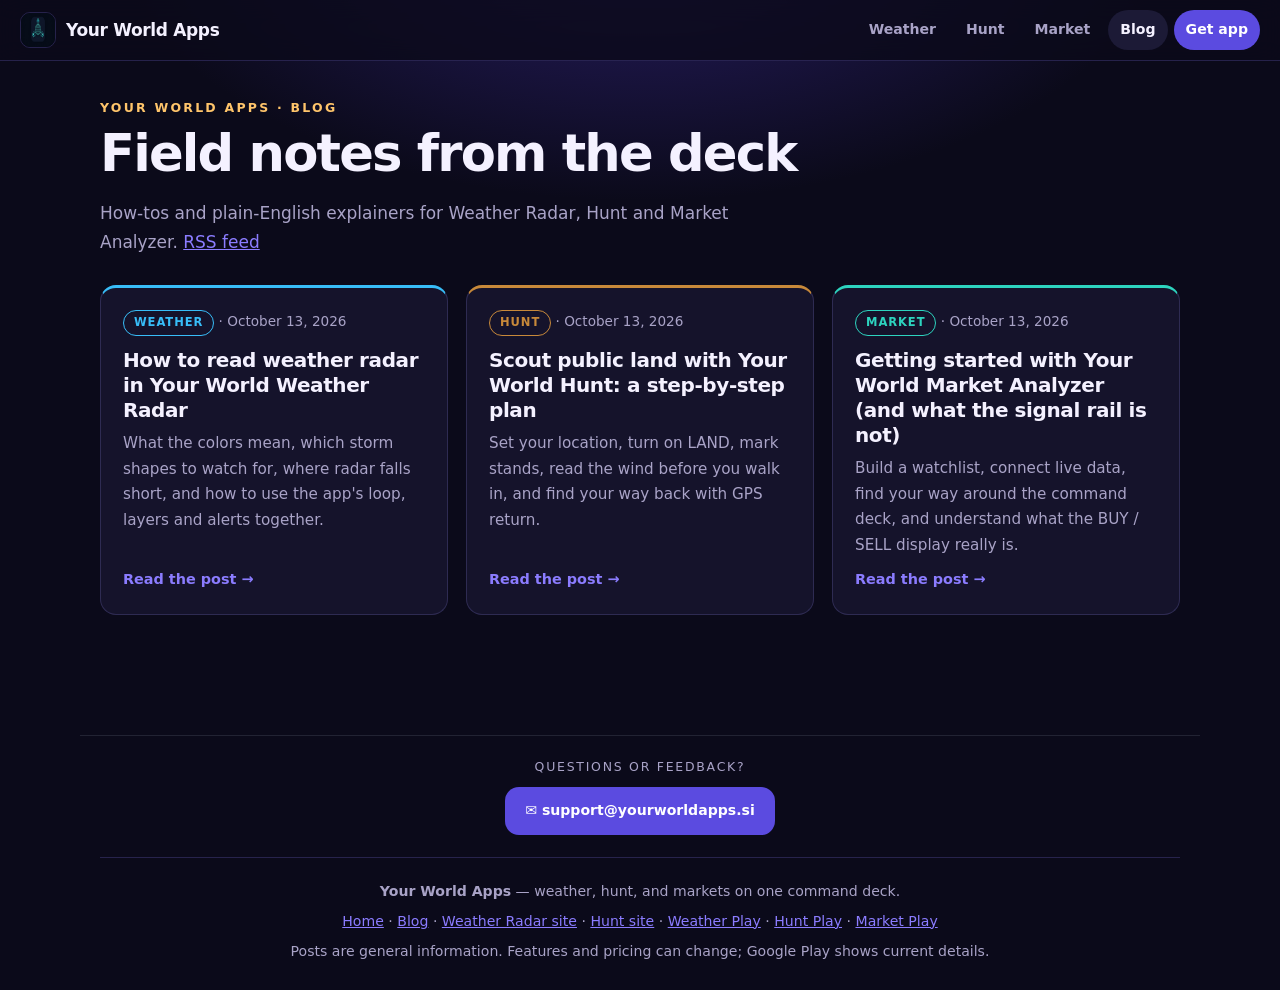
<file: blog/index.html>
<!DOCTYPE html>
<html lang="en">
<head>
<meta charset="utf-8">
<meta name="viewport" content="width=device-width, initial-scale=1">
<title>Blog | Your World Apps</title>
<meta name="description" content="How-tos and explainers for Your World Weather Radar, Your World Hunt and Your World Market Analyzer.">
<link rel="canonical" href="https://yourworldapps.si/blog/">
<link rel="icon" href="/assets/yw-apps-icon.png" type="image/png">
<link rel="alternate" type="application/rss+xml" title="Your World Apps Blog" href="https://yourworldapps.si/blog/feed.xml">
<meta property="og:title" content="Blog | Your World Apps">
<meta property="og:description" content="How-tos and explainers for Your World Weather Radar, Your World Hunt and Your World Market Analyzer.">
<meta property="og:url" content="https://yourworldapps.si/blog/">
<meta property="og:type" content="website">
<meta property="og:image" content="https://yourworldapps.si/assets/og-hub.jpg">
<meta name="twitter:card" content="summary_large_image">
<meta name="twitter:title" content="Blog | Your World Apps">
<meta name="twitter:description" content="How-tos and explainers for Your World Weather Radar, Your World Hunt and Your World Market Analyzer.">
<meta name="twitter:image" content="https://yourworldapps.si/assets/og-hub.jpg">
<link rel="stylesheet" href="/blog/assets/blog.css">
<script defer data-domain="yourworldapps.si" src="https://plausible.io/js/script.outbound-links.js"></script>
</head>
<body>
<header class="deck-bar">
  <a class="brand" href="/"><img src="/assets/yw-apps-icon-72.png" width="36" height="36" alt="">Your World Apps</a>
  <nav class="deck-nav" aria-label="Site">
    <a class="app" href="/#weather">Weather</a>
    <a class="app" href="/#hunt">Hunt</a>
    <a class="app" href="/#market">Market</a>
    <a href="/blog/" aria-current="page">Blog</a>
    <a class="cta-mini" href="https://play.google.com/store/apps/details?id=com.yourworld.weatheranalyzer&amp;referrer=utm_source%3Dappshub%26utm_medium%3Dweatheranalyzer%26utm_campaign%3Dblog" aria-label="Get Your World Weather Radar on Google Play">Get app</a>
  </nav>
</header>
<main>
  <p class="kicker">Your World Apps · Blog</p>
  <h1>Field notes from the deck</h1>
  <p class="lead">How-tos and plain-English explainers for Weather Radar, Hunt and Market Analyzer. <a href="/blog/feed.xml">RSS feed</a></p>
  <div class="cards">
  <a class="card t-weather" href="/blog/how-to-read-weather-radar/">
    <div class="meta"><span class="tag">Weather</span> · <time datetime="2026-10-13">October 13, 2026</time></div>
    <h2>How to read weather radar in Your World Weather Radar</h2>
    <p>What the colors mean, which storm shapes to watch for, where radar falls short, and how to use the app's loop, layers and alerts together.</p>
    <span class="more">Read the post →</span>
  </a>
  <a class="card t-hunt" href="/blog/scout-public-land-with-your-world-hunt/">
    <div class="meta"><span class="tag">Hunt</span> · <time datetime="2026-10-13">October 13, 2026</time></div>
    <h2>Scout public land with Your World Hunt: a step-by-step plan</h2>
    <p>Set your location, turn on LAND, mark stands, read the wind before you walk in, and find your way back with GPS return.</p>
    <span class="more">Read the post →</span>
  </a>
  <a class="card t-market" href="/blog/getting-started-with-market-analyzer/">
    <div class="meta"><span class="tag">Market</span> · <time datetime="2026-10-13">October 13, 2026</time></div>
    <h2>Getting started with Your World Market Analyzer (and what the signal rail is not)</h2>
    <p>Build a watchlist, connect live data, find your way around the command deck, and understand what the BUY / SELL display really is.</p>
    <span class="more">Read the post →</span>
  </a>
  </div>
</main>
<footer>
  <div class="support">
    <p class="support-label">Questions or feedback?</p>
    <a class="btn btn-primary" href="mailto:support@yourworldapps.si">✉ support@yourworldapps.si</a>
  </div>
  <p><strong>Your World Apps</strong> — weather, hunt, and markets on one command deck.</p>
  <p><a href="/">Home</a> · <a href="/blog/">Blog</a> · <a href="https://weather.yourworldapps.si/">Weather Radar site</a> · <a href="https://hunt.yourworldapps.si/">Hunt site</a> · <a href="https://play.google.com/store/apps/details?id=com.yourworld.weatheranalyzer&amp;referrer=utm_source%3Dappshub%26utm_medium%3Dweatheranalyzer%26utm_campaign%3Dblog">Weather Play</a> · <a href="https://play.google.com/store/apps/details?id=com.yourworld.hunt&amp;referrer=utm_source%3Dappshub%26utm_medium%3Dhunt%26utm_campaign%3Dblog">Hunt Play</a> · <a href="https://play.google.com/store/apps/details?id=com.yourworld.analyzer&amp;referrer=utm_source%3Dappshub%26utm_medium%3Danalyzer%26utm_campaign%3Dblog">Market Play</a></p>
  <p>Posts are general information. Features and pricing can change; Google Play shows current details.</p>
</footer>
</body>
</html>
</file>
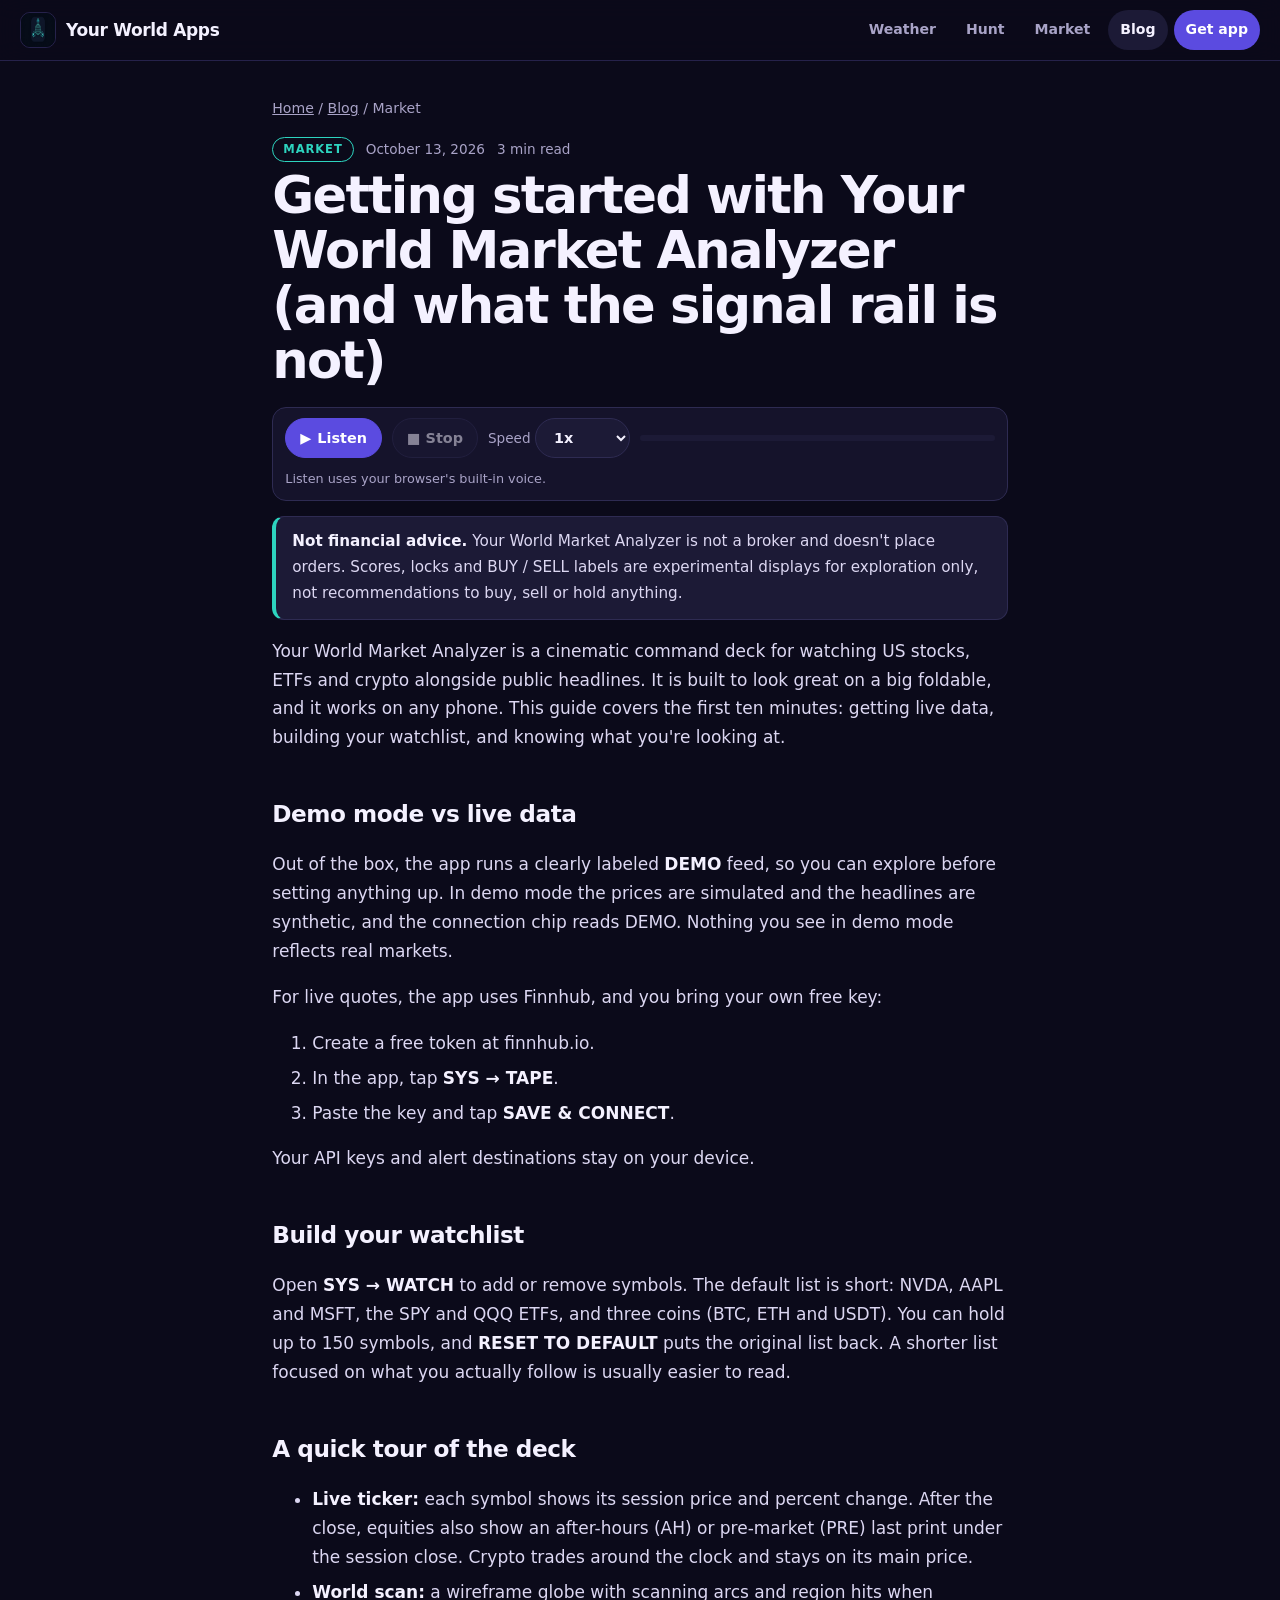
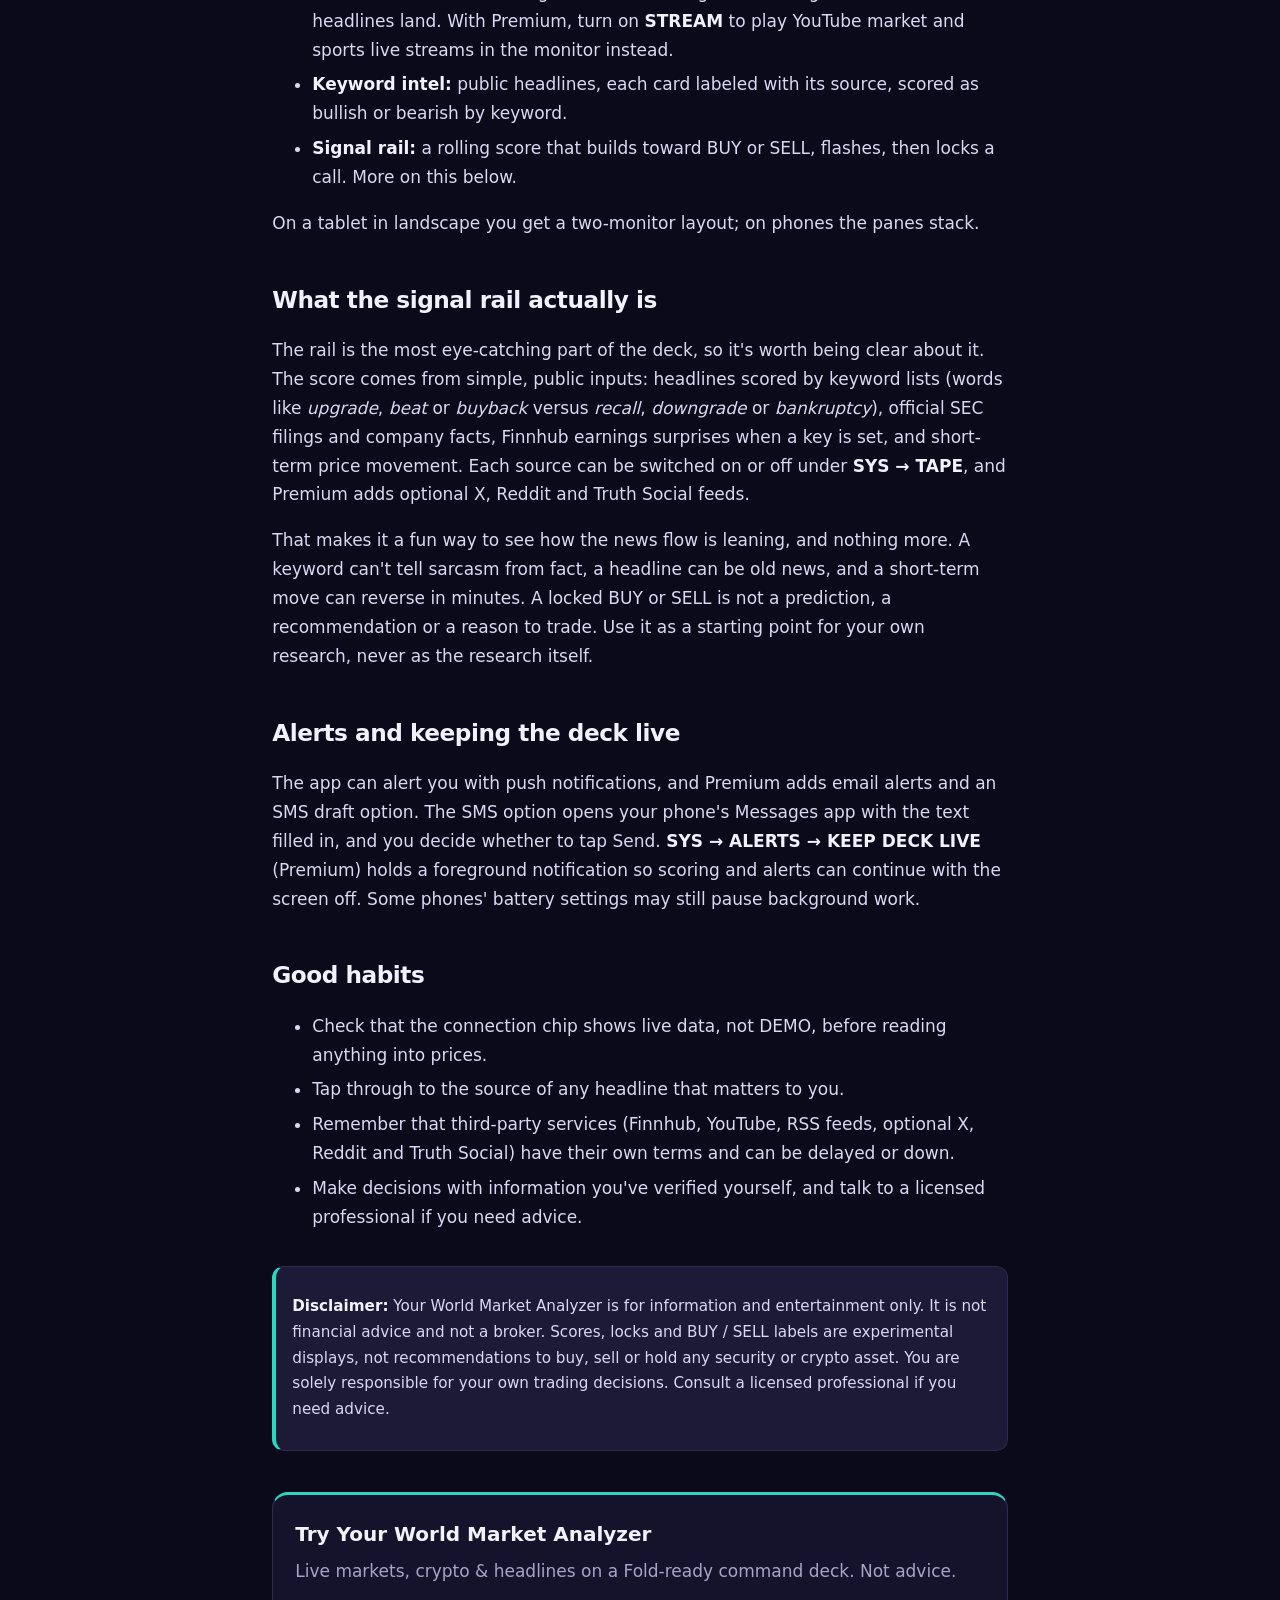
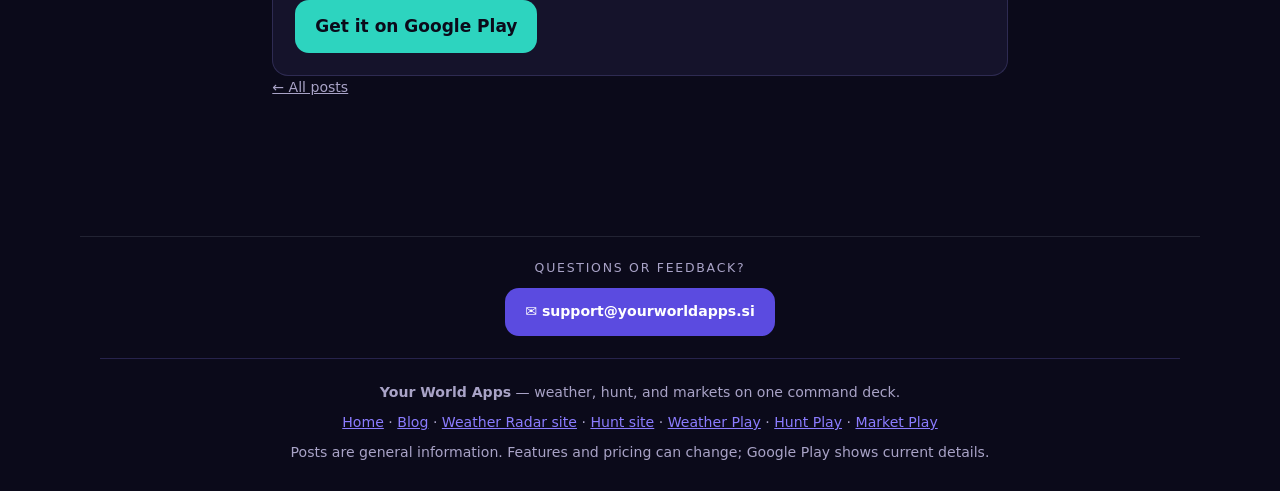
<file: blog/getting-started-with-market-analyzer/index.html>
<!DOCTYPE html>
<html lang="en">
<head>
<meta charset="utf-8">
<meta name="viewport" content="width=device-width, initial-scale=1">
<title>Getting started with Your World Market Analyzer (and what the signal rail is not) | Your World Apps Blog</title>
<meta name="description" content="Set up your watchlist, connect a free Finnhub key, read the command deck, and understand why BUY/SELL labels are experimental displays, not advice.">
<link rel="canonical" href="https://yourworldapps.si/blog/getting-started-with-market-analyzer/">
<link rel="icon" href="/assets/yw-apps-icon.png" type="image/png">
<link rel="alternate" type="application/rss+xml" title="Your World Apps Blog" href="https://yourworldapps.si/blog/feed.xml">
<meta property="og:title" content="Getting started with Your World Market Analyzer (and what the signal rail is not) | Your World Apps Blog">
<meta property="og:description" content="Set up your watchlist, connect a free Finnhub key, read the command deck, and understand why BUY/SELL labels are experimental displays, not advice.">
<meta property="og:url" content="https://yourworldapps.si/blog/getting-started-with-market-analyzer/">
<meta property="og:type" content="article">
<meta property="og:image" content="https://yourworldapps.si/assets/og-hub.jpg">
<meta name="twitter:card" content="summary_large_image">
<meta name="twitter:title" content="Getting started with Your World Market Analyzer (and what the signal rail is not) | Your World Apps Blog">
<meta name="twitter:description" content="Set up your watchlist, connect a free Finnhub key, read the command deck, and understand why BUY/SELL labels are experimental displays, not advice.">
<meta name="twitter:image" content="https://yourworldapps.si/assets/og-hub.jpg">
<link rel="stylesheet" href="/blog/assets/blog.css">
<script type="application/ld+json">{"@context": "https://schema.org", "@type": "Article", "headline": "Getting started with Your World Market Analyzer (and what the signal rail is not)", "description": "Set up your watchlist, connect a free Finnhub key, read the command deck, and understand why BUY/SELL labels are experimental displays, not advice.", "datePublished": "2026-10-13", "dateModified": "2026-10-13", "mainEntityOfPage": "https://yourworldapps.si/blog/getting-started-with-market-analyzer/", "image": "https://yourworldapps.si/assets/og-hub.jpg", "author": {"@type": "Organization", "name": "Your World Apps", "url": "https://yourworldapps.si/"}, "publisher": {"@type": "Organization", "name": "Your World Apps", "logo": {"@type": "ImageObject", "url": "https://yourworldapps.si/assets/yw-apps-icon.png"}}, "about": "Your World Market Analyzer"}</script>
<script defer data-domain="yourworldapps.si" src="https://plausible.io/js/script.outbound-links.js"></script>
</head>
<body>
<header class="deck-bar">
  <a class="brand" href="/"><img src="/assets/yw-apps-icon-72.png" width="36" height="36" alt="">Your World Apps</a>
  <nav class="deck-nav" aria-label="Site">
    <a class="app" href="/#weather">Weather</a>
    <a class="app" href="/#hunt">Hunt</a>
    <a class="app" href="/#market">Market</a>
    <a href="/blog/" aria-current="page">Blog</a>
    <a class="cta-mini" href="https://play.google.com/store/apps/details?id=com.yourworld.weatheranalyzer&amp;referrer=utm_source%3Dappshub%26utm_medium%3Dweatheranalyzer%26utm_campaign%3Dblog" aria-label="Get Your World Weather Radar on Google Play">Get app</a>
  </nav>
</header>
<main>
<article class="article t-market">
  <nav class="crumb" aria-label="Breadcrumb"><a href="/">Home</a> / <a href="/blog/">Blog</a> / <span aria-current="page">Market</span></nav>
  <header class="article-head">
    <div class="meta"><span class="tag">Market</span><time datetime="2026-10-13">October 13, 2026</time><span>3 min read</span></div>
    <h1>Getting started with Your World Market Analyzer (and what the signal rail is not)</h1>
  </header>
  <div class="listen" id="listen" role="group" aria-label="Listen to this article" hidden>
    <button type="button" class="l-play" aria-pressed="false"><i aria-hidden="true">▶</i><span>Listen</span></button>
    <button type="button" class="l-stop" disabled>■ Stop</button>
    <label>Speed <select class="l-rate"><option value="0.75">0.75x</option><option value="1" selected>1x</option><option value="1.25">1.25x</option><option value="1.5">1.5x</option></select></label>
    <div class="l-progress" aria-hidden="true"><span></span></div>
    <p class="l-status" aria-live="polite">Listen uses your browser's built-in voice.</p>
  </div>
  <div class="article-body">
<p class="note"><strong>Not financial advice.</strong> Your World Market Analyzer is not a broker and doesn't place orders. Scores, locks and BUY / SELL labels are experimental displays for exploration only, not recommendations to buy, sell or hold anything.</p>
<p>Your World Market Analyzer is a cinematic command deck for watching US stocks, ETFs and crypto alongside public headlines. It is built to look great on a big foldable, and it works on any phone. This guide covers the first ten minutes: getting live data, building your watchlist, and knowing what you're looking at.</p>
<h2>Demo mode vs live data</h2>
<p>Out of the box, the app runs a clearly labeled <strong>DEMO</strong> feed, so you can explore before setting anything up. In demo mode the prices are simulated and the headlines are synthetic, and the connection chip reads DEMO. Nothing you see in demo mode reflects real markets.</p>
<p>For live quotes, the app uses Finnhub, and you bring your own free key:</p>
<ol>
<li>Create a free token at finnhub.io.</li>
<li>In the app, tap <strong>SYS → TAPE</strong>.</li>
<li>Paste the key and tap <strong>SAVE &amp; CONNECT</strong>.</li>
</ol>
<p>Your API keys and alert destinations stay on your device.</p>
<h2>Build your watchlist</h2>
<p>Open <strong>SYS → WATCH</strong> to add or remove symbols. The default list is short: NVDA, AAPL and MSFT, the SPY and QQQ ETFs, and three coins (BTC, ETH and USDT). You can hold up to 150 symbols, and <strong>RESET TO DEFAULT</strong> puts the original list back. A shorter list focused on what you actually follow is usually easier to read.</p>
<h2>A quick tour of the deck</h2>
<ul>
<li><strong>Live ticker:</strong> each symbol shows its session price and percent change. After the close, equities also show an after-hours (AH) or pre-market (PRE) last print under the session close. Crypto trades around the clock and stays on its main price.</li>
<li><strong>World scan:</strong> a wireframe globe with scanning arcs and region hits when headlines land. With Premium, turn on <strong>STREAM</strong> to play YouTube market and sports live streams in the monitor instead.</li>
<li><strong>Keyword intel:</strong> public headlines, each card labeled with its source, scored as bullish or bearish by keyword.</li>
<li><strong>Signal rail:</strong> a rolling score that builds toward BUY or SELL, flashes, then locks a call. More on this below.</li>
</ul>
<p>On a tablet in landscape you get a two-monitor layout; on phones the panes stack.</p>
<h2>What the signal rail actually is</h2>
<p>The rail is the most eye-catching part of the deck, so it's worth being clear about it. The score comes from simple, public inputs: headlines scored by keyword lists (words like <em>upgrade</em>, <em>beat</em> or <em>buyback</em> versus <em>recall</em>, <em>downgrade</em> or <em>bankruptcy</em>), official SEC filings and company facts, Finnhub earnings surprises when a key is set, and short-term price movement. Each source can be switched on or off under <strong>SYS → TAPE</strong>, and Premium adds optional X, Reddit and Truth Social feeds.</p>
<p>That makes it a fun way to see how the news flow is leaning, and nothing more. A keyword can't tell sarcasm from fact, a headline can be old news, and a short-term move can reverse in minutes. A locked BUY or SELL is not a prediction, a recommendation or a reason to trade. Use it as a starting point for your own research, never as the research itself.</p>
<h2>Alerts and keeping the deck live</h2>
<p>The app can alert you with push notifications, and Premium adds email alerts and an SMS draft option. The SMS option opens your phone's Messages app with the text filled in, and you decide whether to tap Send. <strong>SYS → ALERTS → KEEP DECK LIVE</strong> (Premium) holds a foreground notification so scoring and alerts can continue with the screen off. Some phones' battery settings may still pause background work.</p>
<h2>Good habits</h2>
<ul>
<li>Check that the connection chip shows live data, not DEMO, before reading anything into prices.</li>
<li>Tap through to the source of any headline that matters to you.</li>
<li>Remember that third-party services (Finnhub, YouTube, RSS feeds, optional X, Reddit and Truth Social) have their own terms and can be delayed or down.</li>
<li>Make decisions with information you've verified yourself, and talk to a licensed professional if you need advice.</li>
</ul>
<aside class="disclaimer" data-read="true"><p><strong>Disclaimer:</strong> Your World Market Analyzer is for information and entertainment only. It is not financial advice and not a broker. Scores, locks and BUY / SELL labels are experimental displays, not recommendations to buy, sell or hold any security or crypto asset. You are solely responsible for your own trading decisions. Consult a licensed professional if you need advice.</p></aside>
  </div>
  <section class="cta" aria-labelledby="cta-title">
    <h2 id="cta-title">Try Your World Market Analyzer</h2>
    <p>Live markets, crypto & headlines on a Fold-ready command deck. Not advice.</p>
    <a class="btn btn-app" href="https://play.google.com/store/apps/details?id=com.yourworld.analyzer&amp;referrer=utm_source%3Dappshub%26utm_medium%3Danalyzer%26utm_campaign%3Dblog" target="_blank" rel="noopener">Get it on Google Play</a>
  </section>
  <p class="crumb"><a href="/blog/">← All posts</a></p>
</article>
</main>
<script src="/blog/assets/listen.js" defer></script>
<footer>
  <div class="support">
    <p class="support-label">Questions or feedback?</p>
    <a class="btn btn-primary" href="mailto:support@yourworldapps.si">✉ support@yourworldapps.si</a>
  </div>
  <p><strong>Your World Apps</strong> — weather, hunt, and markets on one command deck.</p>
  <p><a href="/">Home</a> · <a href="/blog/">Blog</a> · <a href="https://weather.yourworldapps.si/">Weather Radar site</a> · <a href="https://hunt.yourworldapps.si/">Hunt site</a> · <a href="https://play.google.com/store/apps/details?id=com.yourworld.weatheranalyzer&amp;referrer=utm_source%3Dappshub%26utm_medium%3Dweatheranalyzer%26utm_campaign%3Dblog">Weather Play</a> · <a href="https://play.google.com/store/apps/details?id=com.yourworld.hunt&amp;referrer=utm_source%3Dappshub%26utm_medium%3Dhunt%26utm_campaign%3Dblog">Hunt Play</a> · <a href="https://play.google.com/store/apps/details?id=com.yourworld.analyzer&amp;referrer=utm_source%3Dappshub%26utm_medium%3Danalyzer%26utm_campaign%3Dblog">Market Play</a></p>
  <p>Posts are general information. Features and pricing can change; Google Play shows current details.</p>
</footer>
</body>
</html>
</file>
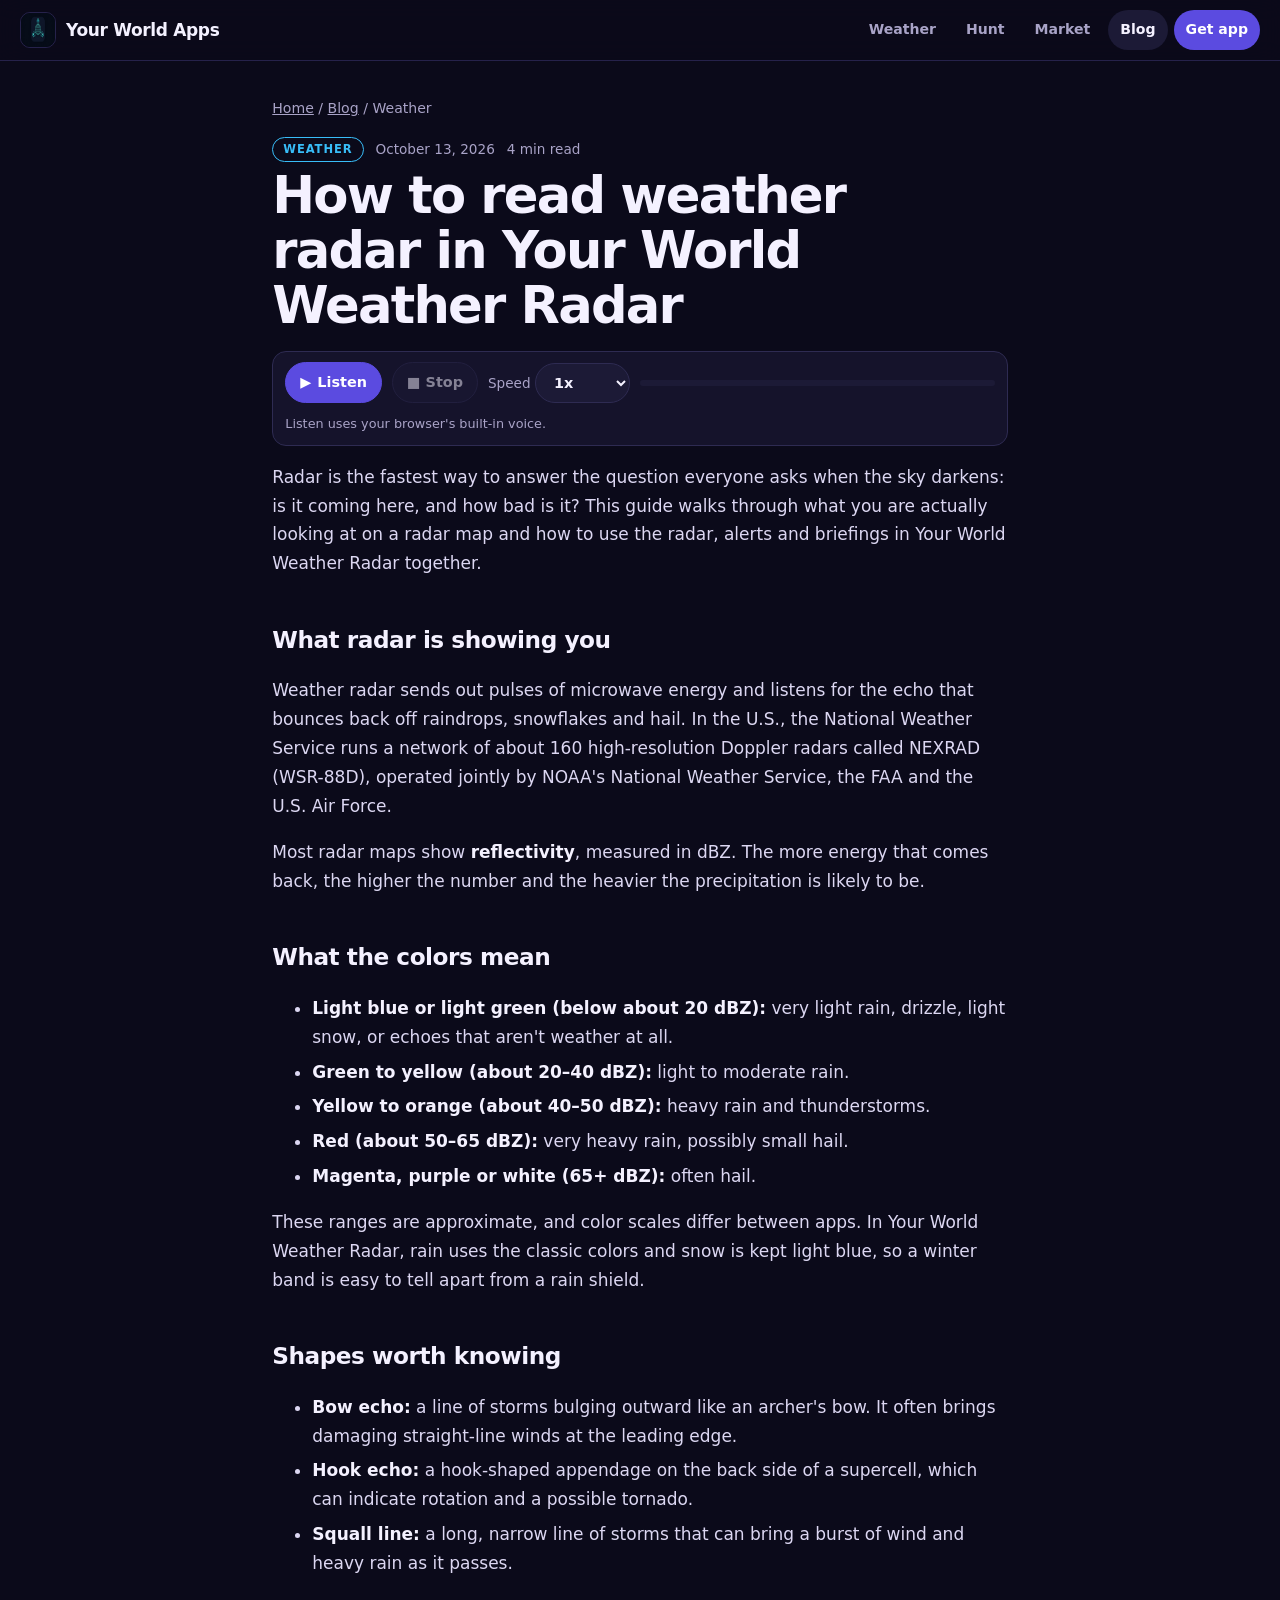
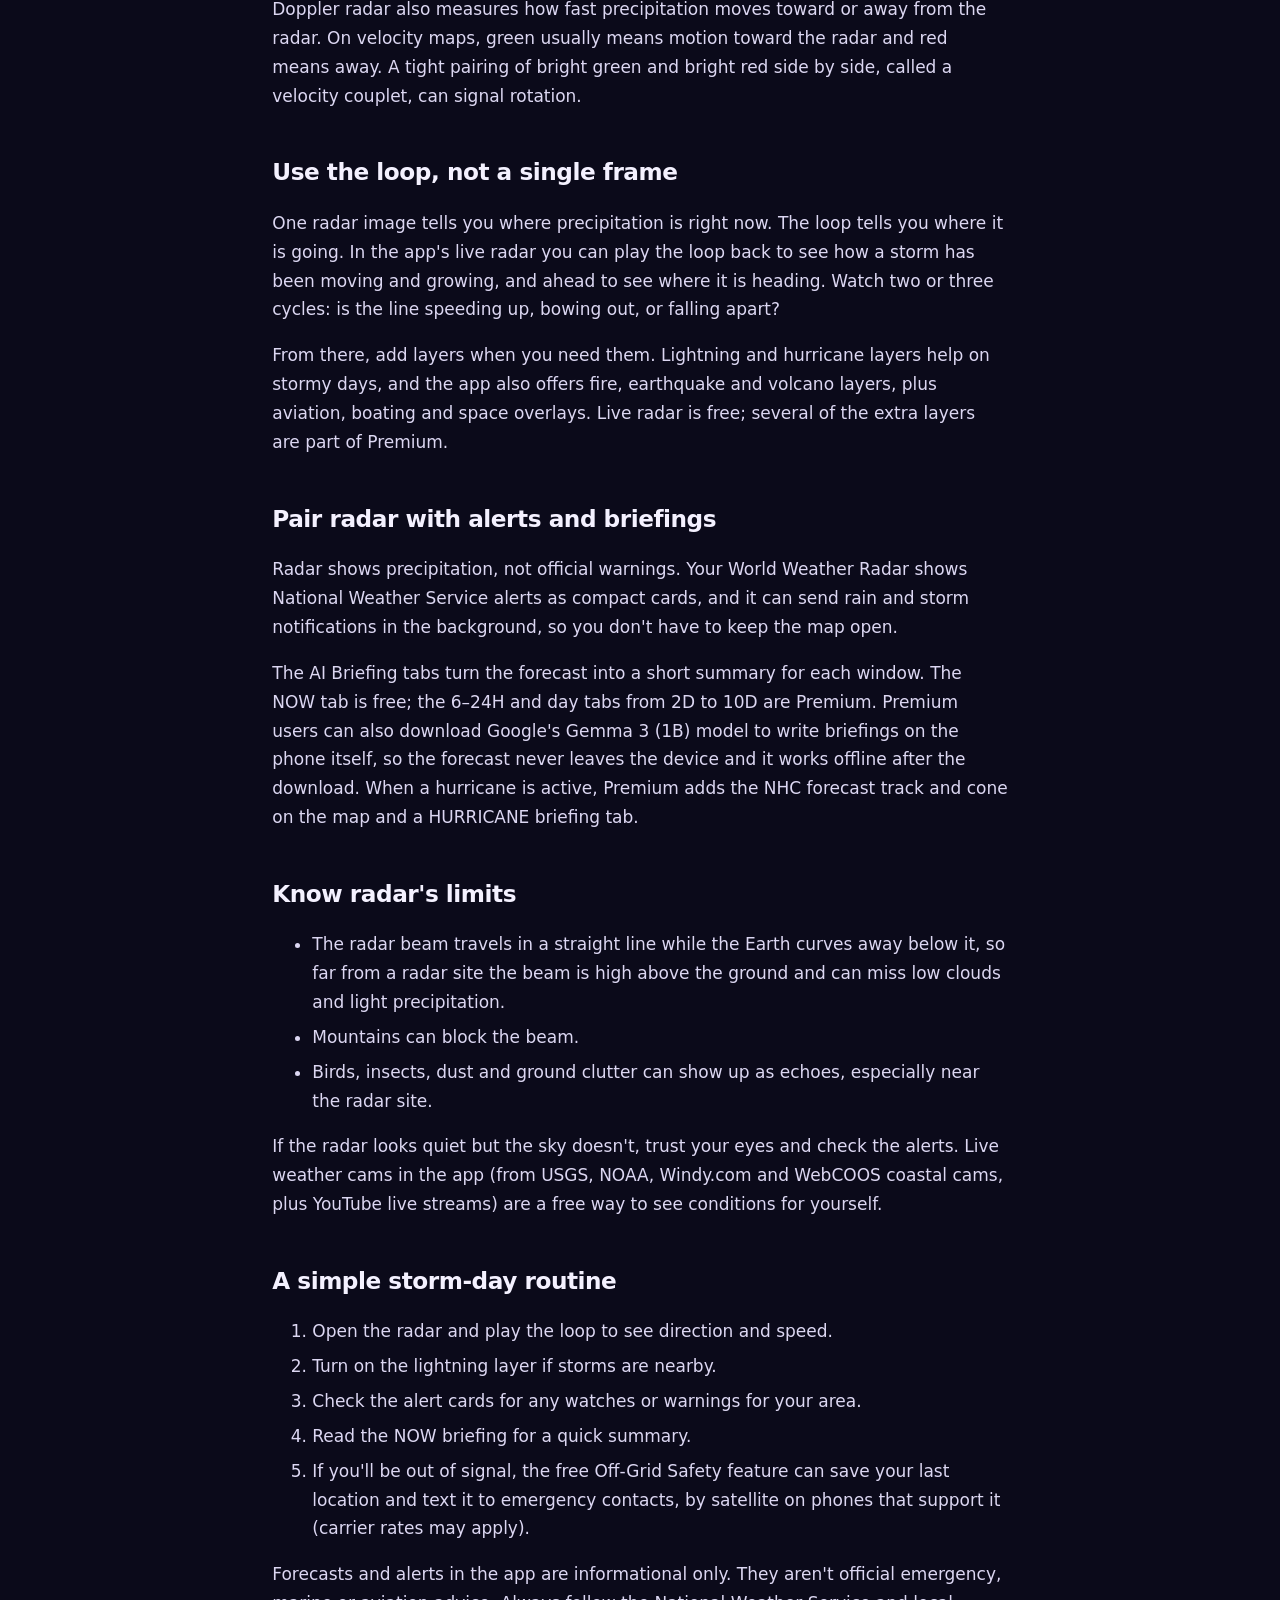
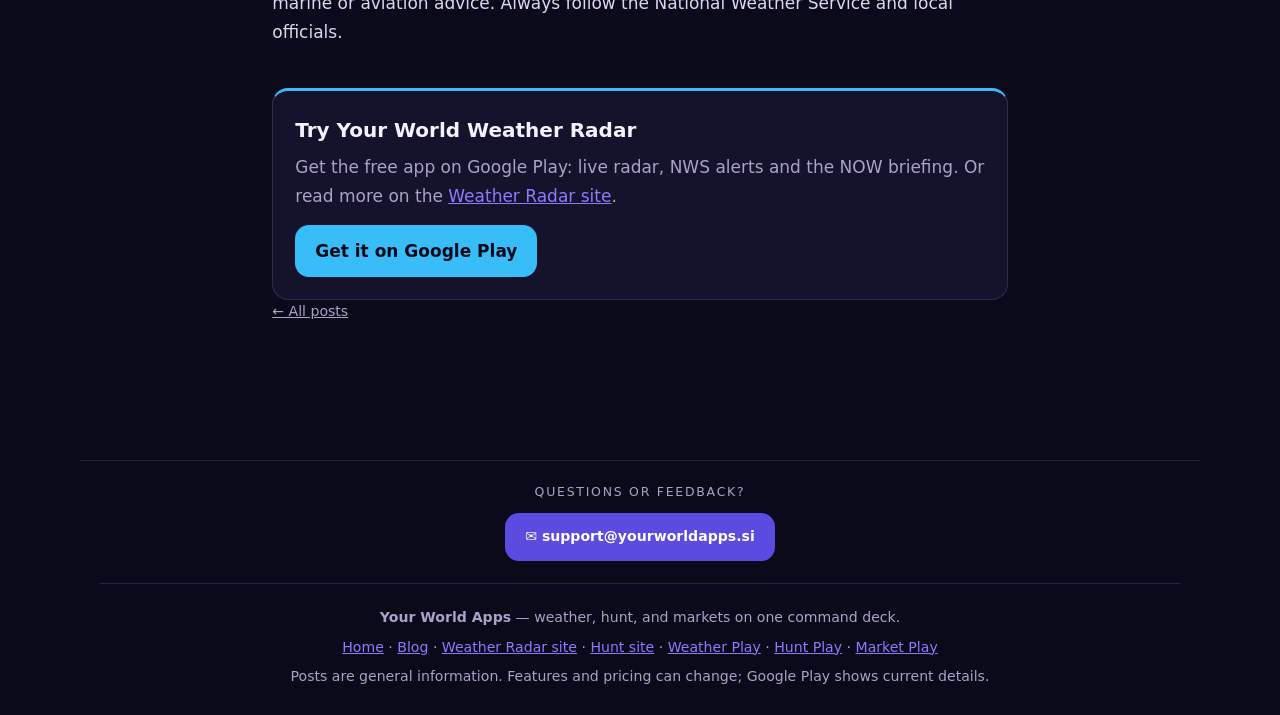
<file: blog/how-to-read-weather-radar/index.html>
<!DOCTYPE html>
<html lang="en">
<head>
<meta charset="utf-8">
<meta name="viewport" content="width=device-width, initial-scale=1">
<title>How to read weather radar in Your World Weather Radar | Your World Apps Blog</title>
<meta name="description" content="A plain-English guide to radar colors, storm shapes and radar limits, and how to use the loop, layers and alerts in Your World Weather Radar.">
<link rel="canonical" href="https://yourworldapps.si/blog/how-to-read-weather-radar/">
<link rel="icon" href="/assets/yw-apps-icon.png" type="image/png">
<link rel="alternate" type="application/rss+xml" title="Your World Apps Blog" href="https://yourworldapps.si/blog/feed.xml">
<meta property="og:title" content="How to read weather radar in Your World Weather Radar | Your World Apps Blog">
<meta property="og:description" content="A plain-English guide to radar colors, storm shapes and radar limits, and how to use the loop, layers and alerts in Your World Weather Radar.">
<meta property="og:url" content="https://yourworldapps.si/blog/how-to-read-weather-radar/">
<meta property="og:type" content="article">
<meta property="og:image" content="https://yourworldapps.si/assets/og-hub.jpg">
<meta name="twitter:card" content="summary_large_image">
<meta name="twitter:title" content="How to read weather radar in Your World Weather Radar | Your World Apps Blog">
<meta name="twitter:description" content="A plain-English guide to radar colors, storm shapes and radar limits, and how to use the loop, layers and alerts in Your World Weather Radar.">
<meta name="twitter:image" content="https://yourworldapps.si/assets/og-hub.jpg">
<link rel="stylesheet" href="/blog/assets/blog.css">
<script type="application/ld+json">{"@context": "https://schema.org", "@type": "Article", "headline": "How to read weather radar in Your World Weather Radar", "description": "A plain-English guide to radar colors, storm shapes and radar limits, and how to use the loop, layers and alerts in Your World Weather Radar.", "datePublished": "2026-10-13", "dateModified": "2026-10-13", "mainEntityOfPage": "https://yourworldapps.si/blog/how-to-read-weather-radar/", "image": "https://yourworldapps.si/assets/og-hub.jpg", "author": {"@type": "Organization", "name": "Your World Apps", "url": "https://yourworldapps.si/"}, "publisher": {"@type": "Organization", "name": "Your World Apps", "logo": {"@type": "ImageObject", "url": "https://yourworldapps.si/assets/yw-apps-icon.png"}}, "about": "Your World Weather Radar"}</script>
<script defer data-domain="yourworldapps.si" src="https://plausible.io/js/script.outbound-links.js"></script>
</head>
<body>
<header class="deck-bar">
  <a class="brand" href="/"><img src="/assets/yw-apps-icon-72.png" width="36" height="36" alt="">Your World Apps</a>
  <nav class="deck-nav" aria-label="Site">
    <a class="app" href="/#weather">Weather</a>
    <a class="app" href="/#hunt">Hunt</a>
    <a class="app" href="/#market">Market</a>
    <a href="/blog/" aria-current="page">Blog</a>
    <a class="cta-mini" href="https://play.google.com/store/apps/details?id=com.yourworld.weatheranalyzer&amp;referrer=utm_source%3Dappshub%26utm_medium%3Dweatheranalyzer%26utm_campaign%3Dblog" aria-label="Get Your World Weather Radar on Google Play">Get app</a>
  </nav>
</header>
<main>
<article class="article t-weather">
  <nav class="crumb" aria-label="Breadcrumb"><a href="/">Home</a> / <a href="/blog/">Blog</a> / <span aria-current="page">Weather</span></nav>
  <header class="article-head">
    <div class="meta"><span class="tag">Weather</span><time datetime="2026-10-13">October 13, 2026</time><span>4 min read</span></div>
    <h1>How to read weather radar in Your World Weather Radar</h1>
  </header>
  <div class="listen" id="listen" role="group" aria-label="Listen to this article" hidden>
    <button type="button" class="l-play" aria-pressed="false"><i aria-hidden="true">▶</i><span>Listen</span></button>
    <button type="button" class="l-stop" disabled>■ Stop</button>
    <label>Speed <select class="l-rate"><option value="0.75">0.75x</option><option value="1" selected>1x</option><option value="1.25">1.25x</option><option value="1.5">1.5x</option></select></label>
    <div class="l-progress" aria-hidden="true"><span></span></div>
    <p class="l-status" aria-live="polite">Listen uses your browser's built-in voice.</p>
  </div>
  <div class="article-body">
<p>Radar is the fastest way to answer the question everyone asks when the sky darkens: is it coming here, and how bad is it? This guide walks through what you are actually looking at on a radar map and how to use the radar, alerts and briefings in Your World Weather Radar together.</p>
<h2>What radar is showing you</h2>
<p>Weather radar sends out pulses of microwave energy and listens for the echo that bounces back off raindrops, snowflakes and hail. In the U.S., the National Weather Service runs a network of about 160 high-resolution Doppler radars called NEXRAD (WSR-88D), operated jointly by NOAA's National Weather Service, the FAA and the U.S. Air Force.</p>
<p>Most radar maps show <strong>reflectivity</strong>, measured in dBZ. The more energy that comes back, the higher the number and the heavier the precipitation is likely to be.</p>
<h2>What the colors mean</h2>
<ul>
<li><strong>Light blue or light green (below about 20 dBZ):</strong> very light rain, drizzle, light snow, or echoes that aren't weather at all.</li>
<li><strong>Green to yellow (about 20–40 dBZ):</strong> light to moderate rain.</li>
<li><strong>Yellow to orange (about 40–50 dBZ):</strong> heavy rain and thunderstorms.</li>
<li><strong>Red (about 50–65 dBZ):</strong> very heavy rain, possibly small hail.</li>
<li><strong>Magenta, purple or white (65+ dBZ):</strong> often hail.</li>
</ul>
<p>These ranges are approximate, and color scales differ between apps. In Your World Weather Radar, rain uses the classic colors and snow is kept light blue, so a winter band is easy to tell apart from a rain shield.</p>
<h2>Shapes worth knowing</h2>
<ul>
<li><strong>Bow echo:</strong> a line of storms bulging outward like an archer's bow. It often brings damaging straight-line winds at the leading edge.</li>
<li><strong>Hook echo:</strong> a hook-shaped appendage on the back side of a supercell, which can indicate rotation and a possible tornado.</li>
<li><strong>Squall line:</strong> a long, narrow line of storms that can bring a burst of wind and heavy rain as it passes.</li>
</ul>
<p>Doppler radar also measures how fast precipitation moves toward or away from the radar. On velocity maps, green usually means motion toward the radar and red means away. A tight pairing of bright green and bright red side by side, called a velocity couplet, can signal rotation.</p>
<h2>Use the loop, not a single frame</h2>
<p>One radar image tells you where precipitation is right now. The loop tells you where it is going. In the app's live radar you can play the loop back to see how a storm has been moving and growing, and ahead to see where it is heading. Watch two or three cycles: is the line speeding up, bowing out, or falling apart?</p>
<p>From there, add layers when you need them. Lightning and hurricane layers help on stormy days, and the app also offers fire, earthquake and volcano layers, plus aviation, boating and space overlays. Live radar is free; several of the extra layers are part of Premium.</p>
<h2>Pair radar with alerts and briefings</h2>
<p>Radar shows precipitation, not official warnings. Your World Weather Radar shows National Weather Service alerts as compact cards, and it can send rain and storm notifications in the background, so you don't have to keep the map open.</p>
<p>The AI Briefing tabs turn the forecast into a short summary for each window. The NOW tab is free; the 6–24H and day tabs from 2D to 10D are Premium. Premium users can also download Google's Gemma 3 (1B) model to write briefings on the phone itself, so the forecast never leaves the device and it works offline after the download. When a hurricane is active, Premium adds the NHC forecast track and cone on the map and a HURRICANE briefing tab.</p>
<h2>Know radar's limits</h2>
<ul>
<li>The radar beam travels in a straight line while the Earth curves away below it, so far from a radar site the beam is high above the ground and can miss low clouds and light precipitation.</li>
<li>Mountains can block the beam.</li>
<li>Birds, insects, dust and ground clutter can show up as echoes, especially near the radar site.</li>
</ul>
<p>If the radar looks quiet but the sky doesn't, trust your eyes and check the alerts. Live weather cams in the app (from USGS, NOAA, Windy.com and WebCOOS coastal cams, plus YouTube live streams) are a free way to see conditions for yourself.</p>
<h2>A simple storm-day routine</h2>
<ol>
<li>Open the radar and play the loop to see direction and speed.</li>
<li>Turn on the lightning layer if storms are nearby.</li>
<li>Check the alert cards for any watches or warnings for your area.</li>
<li>Read the NOW briefing for a quick summary.</li>
<li>If you'll be out of signal, the free Off-Grid Safety feature can save your last location and text it to emergency contacts, by satellite on phones that support it (carrier rates may apply).</li>
</ol>
<p>Forecasts and alerts in the app are informational only. They aren't official emergency, marine or aviation advice. Always follow the National Weather Service and local officials.</p>
  </div>
  <section class="cta" aria-labelledby="cta-title">
    <h2 id="cta-title">Try Your World Weather Radar</h2>
    <p>Get the free app on Google Play: live radar, NWS alerts and the NOW briefing. Or read more on the <a href="https://weather.yourworldapps.si/">Weather Radar site</a>.</p>
    <a class="btn btn-app" href="https://play.google.com/store/apps/details?id=com.yourworld.weatheranalyzer&amp;referrer=utm_source%3Dappshub%26utm_medium%3Dweatheranalyzer%26utm_campaign%3Dblog" target="_blank" rel="noopener">Get it on Google Play</a>
  </section>
  <p class="crumb"><a href="/blog/">← All posts</a></p>
</article>
</main>
<script src="/blog/assets/listen.js" defer></script>
<footer>
  <div class="support">
    <p class="support-label">Questions or feedback?</p>
    <a class="btn btn-primary" href="mailto:support@yourworldapps.si">✉ support@yourworldapps.si</a>
  </div>
  <p><strong>Your World Apps</strong> — weather, hunt, and markets on one command deck.</p>
  <p><a href="/">Home</a> · <a href="/blog/">Blog</a> · <a href="https://weather.yourworldapps.si/">Weather Radar site</a> · <a href="https://hunt.yourworldapps.si/">Hunt site</a> · <a href="https://play.google.com/store/apps/details?id=com.yourworld.weatheranalyzer&amp;referrer=utm_source%3Dappshub%26utm_medium%3Dweatheranalyzer%26utm_campaign%3Dblog">Weather Play</a> · <a href="https://play.google.com/store/apps/details?id=com.yourworld.hunt&amp;referrer=utm_source%3Dappshub%26utm_medium%3Dhunt%26utm_campaign%3Dblog">Hunt Play</a> · <a href="https://play.google.com/store/apps/details?id=com.yourworld.analyzer&amp;referrer=utm_source%3Dappshub%26utm_medium%3Danalyzer%26utm_campaign%3Dblog">Market Play</a></p>
  <p>Posts are general information. Features and pricing can change; Google Play shows current details.</p>
</footer>
</body>
</html>
</file>
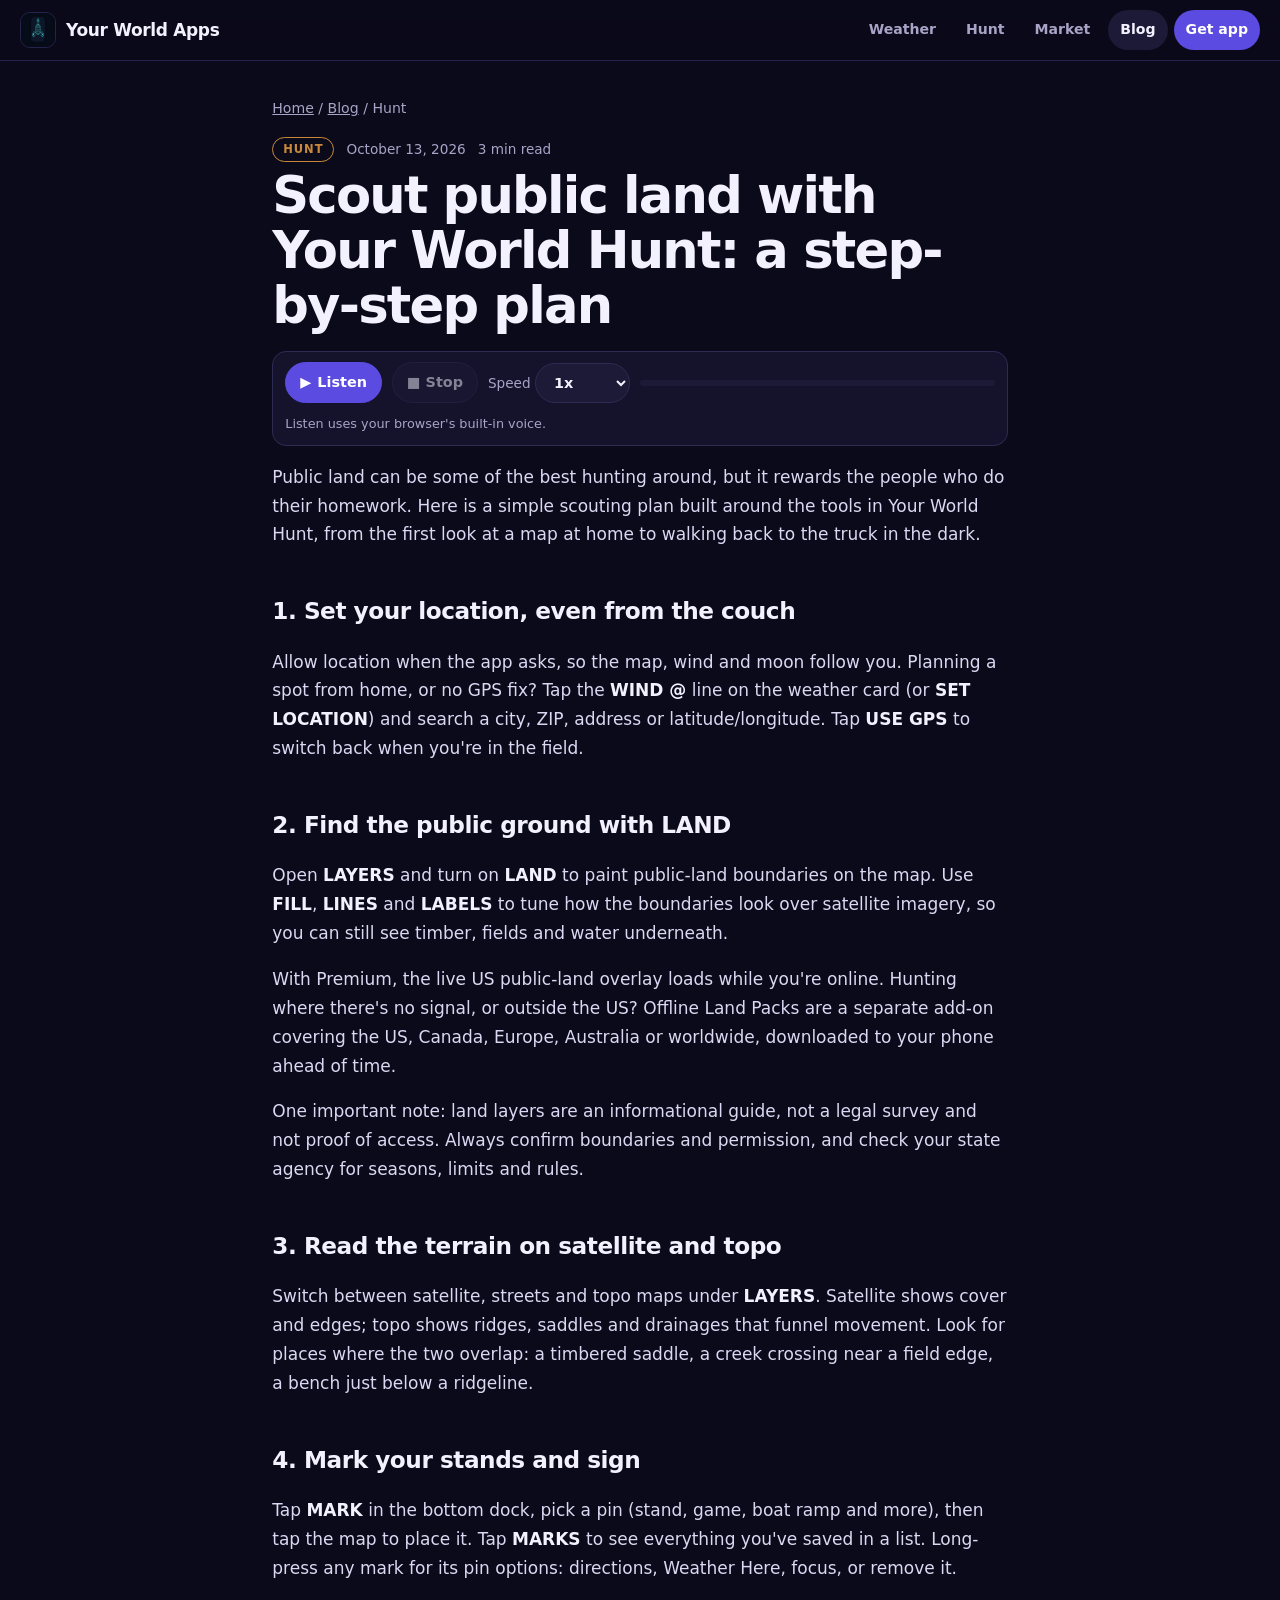
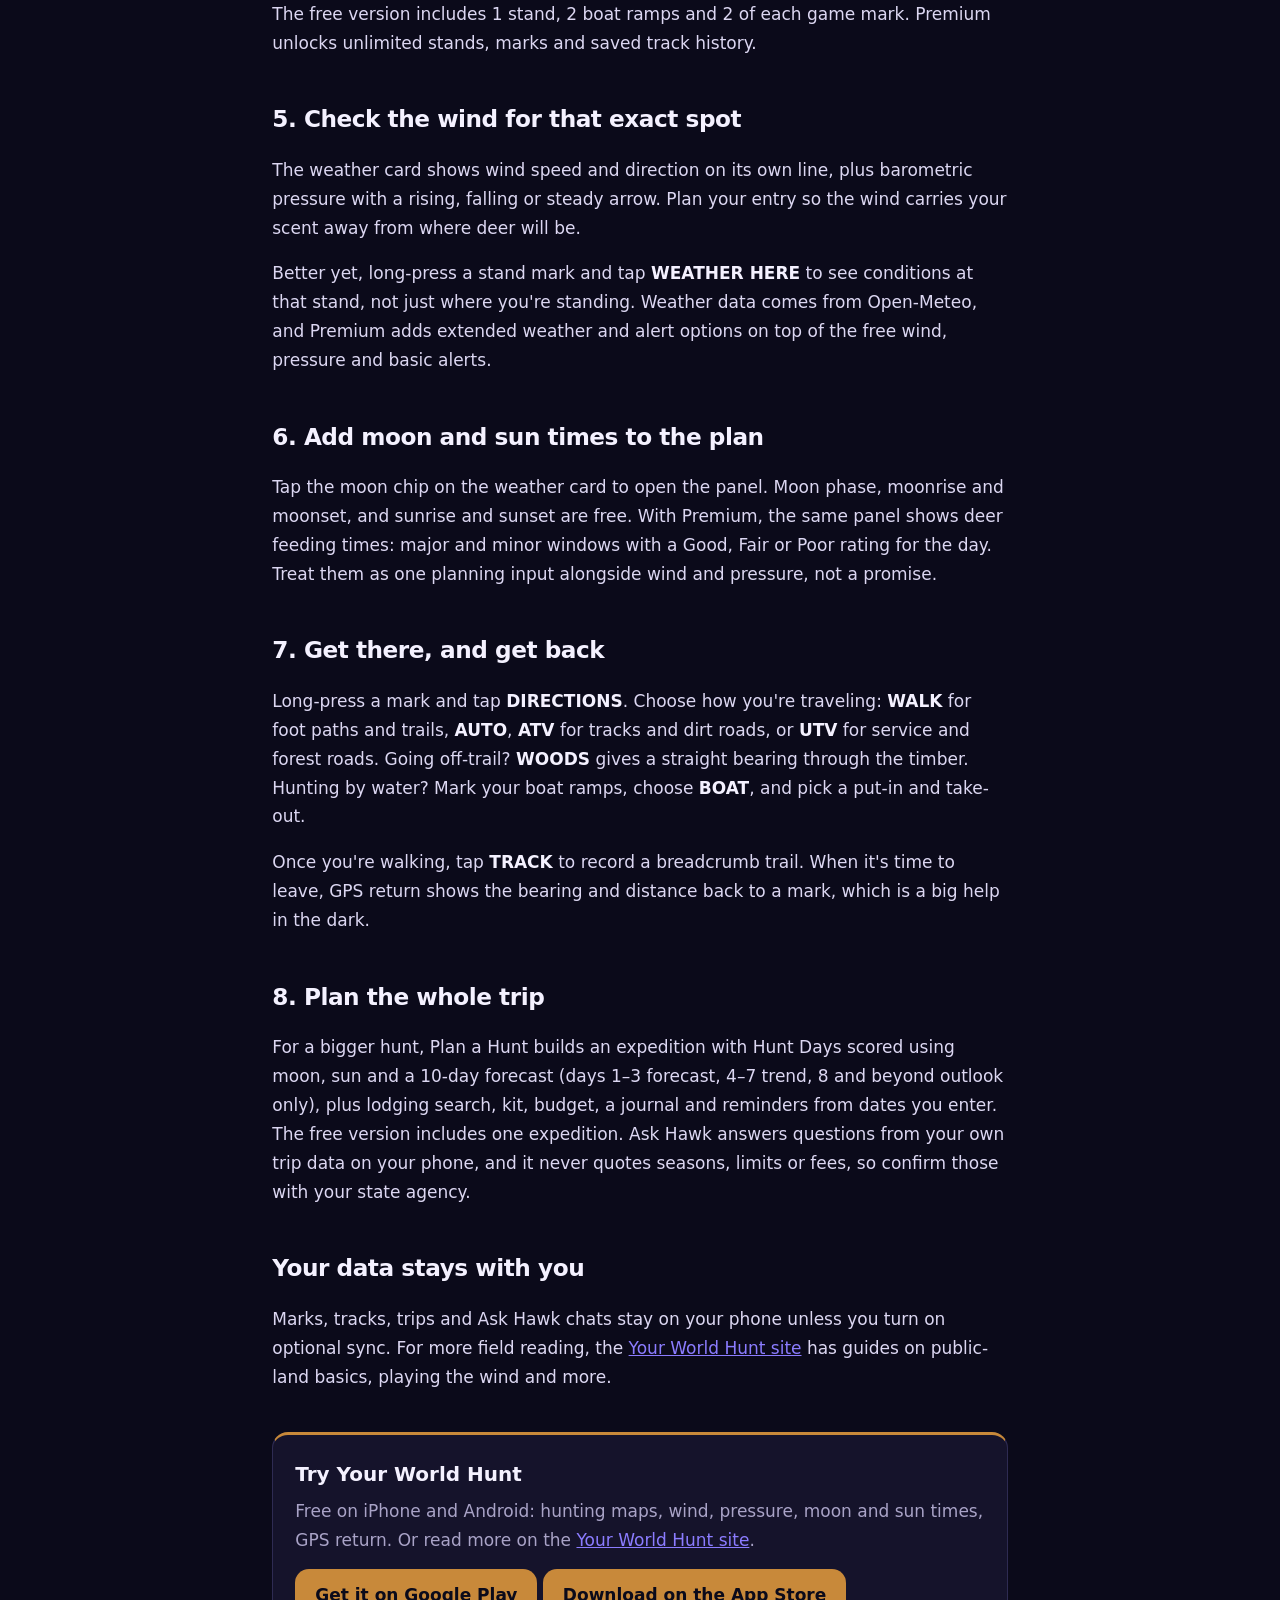
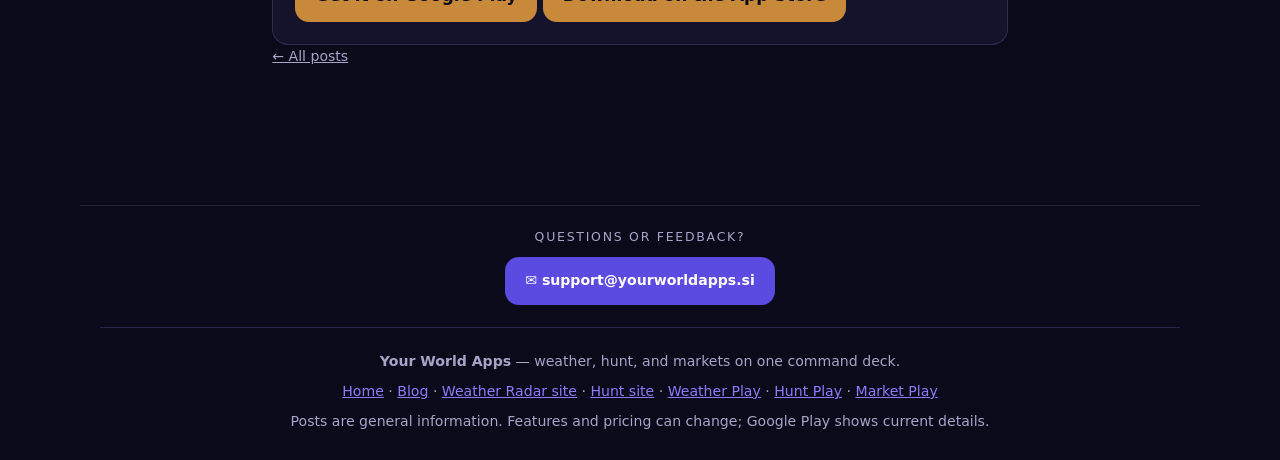
<file: blog/scout-public-land-with-your-world-hunt/index.html>
<!DOCTYPE html>
<html lang="en">
<head>
<meta charset="utf-8">
<meta name="viewport" content="width=device-width, initial-scale=1">
<title>Scout public land with Your World Hunt: a step-by-step plan | Your World Apps Blog</title>
<meta name="description" content="How to use Your World Hunt&#x27;s maps, LAND public-land overlay, wind and pressure, Weather Here and GPS return to scout and hunt public ground.">
<link rel="canonical" href="https://yourworldapps.si/blog/scout-public-land-with-your-world-hunt/">
<link rel="icon" href="/assets/yw-apps-icon.png" type="image/png">
<link rel="alternate" type="application/rss+xml" title="Your World Apps Blog" href="https://yourworldapps.si/blog/feed.xml">
<meta property="og:title" content="Scout public land with Your World Hunt: a step-by-step plan | Your World Apps Blog">
<meta property="og:description" content="How to use Your World Hunt&#x27;s maps, LAND public-land overlay, wind and pressure, Weather Here and GPS return to scout and hunt public ground.">
<meta property="og:url" content="https://yourworldapps.si/blog/scout-public-land-with-your-world-hunt/">
<meta property="og:type" content="article">
<meta property="og:image" content="https://yourworldapps.si/assets/og-hub.jpg">
<meta name="twitter:card" content="summary_large_image">
<meta name="twitter:title" content="Scout public land with Your World Hunt: a step-by-step plan | Your World Apps Blog">
<meta name="twitter:description" content="How to use Your World Hunt&#x27;s maps, LAND public-land overlay, wind and pressure, Weather Here and GPS return to scout and hunt public ground.">
<meta name="twitter:image" content="https://yourworldapps.si/assets/og-hub.jpg">
<link rel="stylesheet" href="/blog/assets/blog.css">
<script type="application/ld+json">{"@context": "https://schema.org", "@type": "Article", "headline": "Scout public land with Your World Hunt: a step-by-step plan", "description": "How to use Your World Hunt's maps, LAND public-land overlay, wind and pressure, Weather Here and GPS return to scout and hunt public ground.", "datePublished": "2026-10-13", "dateModified": "2026-10-13", "mainEntityOfPage": "https://yourworldapps.si/blog/scout-public-land-with-your-world-hunt/", "image": "https://yourworldapps.si/assets/og-hub.jpg", "author": {"@type": "Organization", "name": "Your World Apps", "url": "https://yourworldapps.si/"}, "publisher": {"@type": "Organization", "name": "Your World Apps", "logo": {"@type": "ImageObject", "url": "https://yourworldapps.si/assets/yw-apps-icon.png"}}, "about": "Your World Hunt"}</script>
<script defer data-domain="yourworldapps.si" src="https://plausible.io/js/script.outbound-links.js"></script>
</head>
<body>
<header class="deck-bar">
  <a class="brand" href="/"><img src="/assets/yw-apps-icon-72.png" width="36" height="36" alt="">Your World Apps</a>
  <nav class="deck-nav" aria-label="Site">
    <a class="app" href="/#weather">Weather</a>
    <a class="app" href="/#hunt">Hunt</a>
    <a class="app" href="/#market">Market</a>
    <a href="/blog/" aria-current="page">Blog</a>
    <a class="cta-mini" href="https://play.google.com/store/apps/details?id=com.yourworld.weatheranalyzer&amp;referrer=utm_source%3Dappshub%26utm_medium%3Dweatheranalyzer%26utm_campaign%3Dblog" aria-label="Get Your World Weather Radar on Google Play">Get app</a>
  </nav>
</header>
<main>
<article class="article t-hunt">
  <nav class="crumb" aria-label="Breadcrumb"><a href="/">Home</a> / <a href="/blog/">Blog</a> / <span aria-current="page">Hunt</span></nav>
  <header class="article-head">
    <div class="meta"><span class="tag">Hunt</span><time datetime="2026-10-13">October 13, 2026</time><span>3 min read</span></div>
    <h1>Scout public land with Your World Hunt: a step-by-step plan</h1>
  </header>
  <div class="listen" id="listen" role="group" aria-label="Listen to this article" hidden>
    <button type="button" class="l-play" aria-pressed="false"><i aria-hidden="true">▶</i><span>Listen</span></button>
    <button type="button" class="l-stop" disabled>■ Stop</button>
    <label>Speed <select class="l-rate"><option value="0.75">0.75x</option><option value="1" selected>1x</option><option value="1.25">1.25x</option><option value="1.5">1.5x</option></select></label>
    <div class="l-progress" aria-hidden="true"><span></span></div>
    <p class="l-status" aria-live="polite">Listen uses your browser's built-in voice.</p>
  </div>
  <div class="article-body">
<p>Public land can be some of the best hunting around, but it rewards the people who do their homework. Here is a simple scouting plan built around the tools in Your World Hunt, from the first look at a map at home to walking back to the truck in the dark.</p>
<h2>1. Set your location, even from the couch</h2>
<p>Allow location when the app asks, so the map, wind and moon follow you. Planning a spot from home, or no GPS fix? Tap the <strong>WIND @</strong> line on the weather card (or <strong>SET LOCATION</strong>) and search a city, ZIP, address or latitude/longitude. Tap <strong>USE GPS</strong> to switch back when you're in the field.</p>
<h2>2. Find the public ground with LAND</h2>
<p>Open <strong>LAYERS</strong> and turn on <strong>LAND</strong> to paint public-land boundaries on the map. Use <strong>FILL</strong>, <strong>LINES</strong> and <strong>LABELS</strong> to tune how the boundaries look over satellite imagery, so you can still see timber, fields and water underneath.</p>
<p>With Premium, the live US public-land overlay loads while you're online. Hunting where there's no signal, or outside the US? Offline Land Packs are a separate add-on covering the US, Canada, Europe, Australia or worldwide, downloaded to your phone ahead of time.</p>
<p>One important note: land layers are an informational guide, not a legal survey and not proof of access. Always confirm boundaries and permission, and check your state agency for seasons, limits and rules.</p>
<h2>3. Read the terrain on satellite and topo</h2>
<p>Switch between satellite, streets and topo maps under <strong>LAYERS</strong>. Satellite shows cover and edges; topo shows ridges, saddles and drainages that funnel movement. Look for places where the two overlap: a timbered saddle, a creek crossing near a field edge, a bench just below a ridgeline.</p>
<h2>4. Mark your stands and sign</h2>
<p>Tap <strong>MARK</strong> in the bottom dock, pick a pin (stand, game, boat ramp and more), then tap the map to place it. Tap <strong>MARKS</strong> to see everything you've saved in a list. Long-press any mark for its pin options: directions, Weather Here, focus, or remove it.</p>
<p>The free version includes 1 stand, 2 boat ramps and 2 of each game mark. Premium unlocks unlimited stands, marks and saved track history.</p>
<h2>5. Check the wind for that exact spot</h2>
<p>The weather card shows wind speed and direction on its own line, plus barometric pressure with a rising, falling or steady arrow. Plan your entry so the wind carries your scent away from where deer will be.</p>
<p>Better yet, long-press a stand mark and tap <strong>WEATHER HERE</strong> to see conditions at that stand, not just where you're standing. Weather data comes from Open-Meteo, and Premium adds extended weather and alert options on top of the free wind, pressure and basic alerts.</p>
<h2>6. Add moon and sun times to the plan</h2>
<p>Tap the moon chip on the weather card to open the panel. Moon phase, moonrise and moonset, and sunrise and sunset are free. With Premium, the same panel shows deer feeding times: major and minor windows with a Good, Fair or Poor rating for the day. Treat them as one planning input alongside wind and pressure, not a promise.</p>
<h2>7. Get there, and get back</h2>
<p>Long-press a mark and tap <strong>DIRECTIONS</strong>. Choose how you're traveling: <strong>WALK</strong> for foot paths and trails, <strong>AUTO</strong>, <strong>ATV</strong> for tracks and dirt roads, or <strong>UTV</strong> for service and forest roads. Going off-trail? <strong>WOODS</strong> gives a straight bearing through the timber. Hunting by water? Mark your boat ramps, choose <strong>BOAT</strong>, and pick a put-in and take-out.</p>
<p>Once you're walking, tap <strong>TRACK</strong> to record a breadcrumb trail. When it's time to leave, GPS return shows the bearing and distance back to a mark, which is a big help in the dark.</p>
<h2>8. Plan the whole trip</h2>
<p>For a bigger hunt, Plan a Hunt builds an expedition with Hunt Days scored using moon, sun and a 10-day forecast (days 1–3 forecast, 4–7 trend, 8 and beyond outlook only), plus lodging search, kit, budget, a journal and reminders from dates you enter. The free version includes one expedition. Ask Hawk answers questions from your own trip data on your phone, and it never quotes seasons, limits or fees, so confirm those with your state agency.</p>
<h2>Your data stays with you</h2>
<p>Marks, tracks, trips and Ask Hawk chats stay on your phone unless you turn on optional sync. For more field reading, the <a href="https://hunt.yourworldapps.si/">Your World Hunt site</a> has guides on public-land basics, playing the wind and more.</p>
  </div>
  <section class="cta" aria-labelledby="cta-title">
    <h2 id="cta-title">Try Your World Hunt</h2>
    <p>Free on iPhone and Android: hunting maps, wind, pressure, moon and sun times, GPS return. Or read more on the <a href="https://hunt.yourworldapps.si/">Your World Hunt site</a>.</p>
    <a class="btn btn-app" href="https://play.google.com/store/apps/details?id=com.yourworld.hunt&amp;referrer=utm_source%3Dappshub%26utm_medium%3Dhunt%26utm_campaign%3Dblog" target="_blank" rel="noopener">Get it on Google Play</a>
<a class="btn btn-app" href="https://apps.apple.com/app/id6822549497" target="_blank" rel="noopener">Download on the App Store</a>
  </section>
  <p class="crumb"><a href="/blog/">← All posts</a></p>
</article>
</main>
<script src="/blog/assets/listen.js" defer></script>
<footer>
  <div class="support">
    <p class="support-label">Questions or feedback?</p>
    <a class="btn btn-primary" href="mailto:support@yourworldapps.si">✉ support@yourworldapps.si</a>
  </div>
  <p><strong>Your World Apps</strong> — weather, hunt, and markets on one command deck.</p>
  <p><a href="/">Home</a> · <a href="/blog/">Blog</a> · <a href="https://weather.yourworldapps.si/">Weather Radar site</a> · <a href="https://hunt.yourworldapps.si/">Hunt site</a> · <a href="https://play.google.com/store/apps/details?id=com.yourworld.weatheranalyzer&amp;referrer=utm_source%3Dappshub%26utm_medium%3Dweatheranalyzer%26utm_campaign%3Dblog">Weather Play</a> · <a href="https://play.google.com/store/apps/details?id=com.yourworld.hunt&amp;referrer=utm_source%3Dappshub%26utm_medium%3Dhunt%26utm_campaign%3Dblog">Hunt Play</a> · <a href="https://play.google.com/store/apps/details?id=com.yourworld.analyzer&amp;referrer=utm_source%3Dappshub%26utm_medium%3Danalyzer%26utm_campaign%3Dblog">Market Play</a></p>
  <p>Posts are general information. Features and pricing can change; Google Play shows current details.</p>
</footer>
</body>
</html>
</file>
<file: blog/assets/blog.css>
/* Your World Apps blog — Night Orbit */
:root{--night:#0B0A1A;--deep:#15132B;--panel-hi:#1C1A36;--edge:#2E2B52;--text:#F4F1FF;--muted:#A9A3C7;--violet:#8B7CFF;--violet-d:#5B4BE0;--gold:#FFC56B;--wx:#38BDF8;--hunt:#C8893A;--market:#2DD4BF;--line:rgba(139,124,255,.22);--r:16px;--max:1120px}
*{box-sizing:border-box}html{scroll-padding-top:88px}
body{margin:0;background:radial-gradient(900px 500px at 50% -10%,#2A1F6B 0,transparent 60%),var(--night);color:var(--text);font:17px/1.7 Inter,system-ui,-apple-system,"Segoe UI",Roboto,Arial,sans-serif}
a{color:var(--violet)}a:hover{color:var(--gold)}
a:focus-visible,button:focus-visible,select:focus-visible{outline:2px solid var(--gold);outline-offset:3px}
.deck-bar{position:sticky;top:0;z-index:40;display:flex;align-items:center;gap:12px;flex-wrap:wrap;padding:10px 20px;background:rgba(11,10,26,.82);backdrop-filter:blur(12px);border-bottom:1px solid var(--line)}
.brand{display:flex;align-items:center;gap:10px;text-decoration:none;color:var(--text);font-weight:800;letter-spacing:-.02em}
.brand img{width:36px;height:36px;border-radius:10px;border:1px solid var(--line)}
.deck-nav{display:flex;flex-wrap:wrap;gap:6px;margin-left:auto}
.deck-nav a{text-decoration:none;color:var(--muted);font-size:.88rem;font-weight:650;padding:8px 12px;border-radius:999px}
.deck-nav a:hover,.deck-nav a[aria-current]{color:var(--text);background:var(--panel-hi)}
.deck-nav a.cta-mini{background:var(--violet-d);color:#fff}
@media(max-width:640px){.deck-nav a.app{display:none}}
main{max-width:var(--max);margin:0 auto;padding:36px 20px 64px}
.kicker{margin:0 0 8px;color:var(--gold);font-size:.78rem;font-weight:800;letter-spacing:.18em;text-transform:uppercase}
h1{font-size:clamp(2rem,6vw,3.2rem);line-height:1.08;letter-spacing:-.035em;margin:.1em 0 .35em}
.lead{color:var(--muted);max-width:44rem;margin:0 0 28px}
.tag{display:inline-block;font-size:.72rem;font-weight:800;letter-spacing:.08em;text-transform:uppercase;color:var(--c);border:1px solid currentColor;border-radius:999px;padding:2px 10px}
.t-weather{--c:var(--wx)}.t-hunt{--c:var(--hunt)}.t-market{--c:var(--market)}
.cards{display:grid;gap:18px;grid-template-columns:repeat(auto-fit,minmax(280px,1fr))}
.card{display:flex;flex-direction:column;gap:8px;background:var(--deep);border:1px solid var(--edge);border-top:3px solid var(--c);border-radius:var(--r);padding:22px;text-decoration:none;color:var(--text);transition:transform .2s,border-color .2s}
.card:hover{transform:translateY(-2px);border-color:var(--c)}
.card h2{font-size:1.25rem;line-height:1.25;margin:4px 0 0;letter-spacing:-.02em}
.card p{margin:0;color:var(--muted);font-size:.95rem}
.meta{color:var(--muted);font-size:.85rem}
.more{margin-top:auto;color:var(--violet);font-weight:700;font-size:.9rem}
.crumb{font-size:.88rem;color:var(--muted);margin:0 0 16px}.crumb a{color:var(--muted)}
.article{max-width:68ch;margin:0 auto}
.article-head .meta{display:flex;gap:12px;align-items:center;flex-wrap:wrap}
.article-body h2{font-size:1.45rem;letter-spacing:-.02em;margin:1.8em 0 .4em}
.article-body p,.article-body li{color:#DCD7F2}
.article-body li{margin:.35em 0}
.article-body strong{color:var(--text)}
.note,.disclaimer{background:var(--panel-hi);border:1px solid var(--edge);border-left:4px solid var(--market);border-radius:12px;padding:12px 16px}
.disclaimer{margin-top:2em}.disclaimer p,.note{font-size:.95rem}
.speaking{background:rgba(139,124,255,.16);border-radius:8px;box-shadow:0 0 0 6px rgba(139,124,255,.16)}
.listen{display:flex;flex-wrap:wrap;align-items:center;gap:10px;margin:18px 0 8px;padding:10px 12px;background:var(--deep);border:1px solid var(--edge);border-radius:14px}
.listen[hidden]{display:none}
.listen button,.listen select{font:inherit;font-size:.9rem;font-weight:700;color:var(--text);background:var(--panel-hi);border:1px solid var(--edge);border-radius:999px;padding:7px 14px;min-height:40px;cursor:pointer}
.listen .l-play{background:var(--violet-d);border-color:var(--violet-d);color:#fff}
.listen .l-play i{font-style:normal;margin-right:6px}
.listen button:disabled{opacity:.5;cursor:default}
.listen label{font-size:.85rem;color:var(--muted)}
.l-progress{flex:1 1 120px;height:6px;background:var(--panel-hi);border-radius:999px;overflow:hidden}
.l-progress span{display:block;height:100%;width:0;background:linear-gradient(90deg,var(--violet),var(--gold));transition:width .4s}
.l-status{flex-basis:100%;margin:0;font-size:.8rem;color:var(--muted)}
.cta{margin:2.4em 0 0;padding:22px;background:var(--deep);border:1px solid var(--edge);border-top:3px solid var(--c);border-radius:var(--r)}
.cta h2{margin:0 0 6px;font-size:1.25rem}.cta p{margin:0 0 14px;color:var(--muted)}
.btn{display:inline-flex;align-items:center;min-height:48px;padding:12px 20px;border-radius:14px;font-weight:800;text-decoration:none}
.btn-app{background:var(--c);color:#0B0A1A}.btn-app:hover{color:#0B0A1A;filter:brightness(1.08)}
.btn-primary{background:var(--violet-d);color:#fff}.btn-primary:hover{color:#fff}
footer{margin:56px auto 0;max-width:var(--max);padding:20px;border-top:1px solid rgba(197,215,230,.12);color:var(--muted);font-size:.88rem;text-align:center}
footer p{margin:6px 0}.support{display:flex;flex-direction:column;align-items:center;gap:10px;margin:0 0 22px;padding:0 0 22px;border-bottom:1px solid var(--line)}.support-label{margin:0;font-size:.78rem;letter-spacing:.14em;text-transform:uppercase}
@media(prefers-reduced-motion:reduce){.card,.l-progress span{transition:none}.card:hover{transform:none}}
</file>
